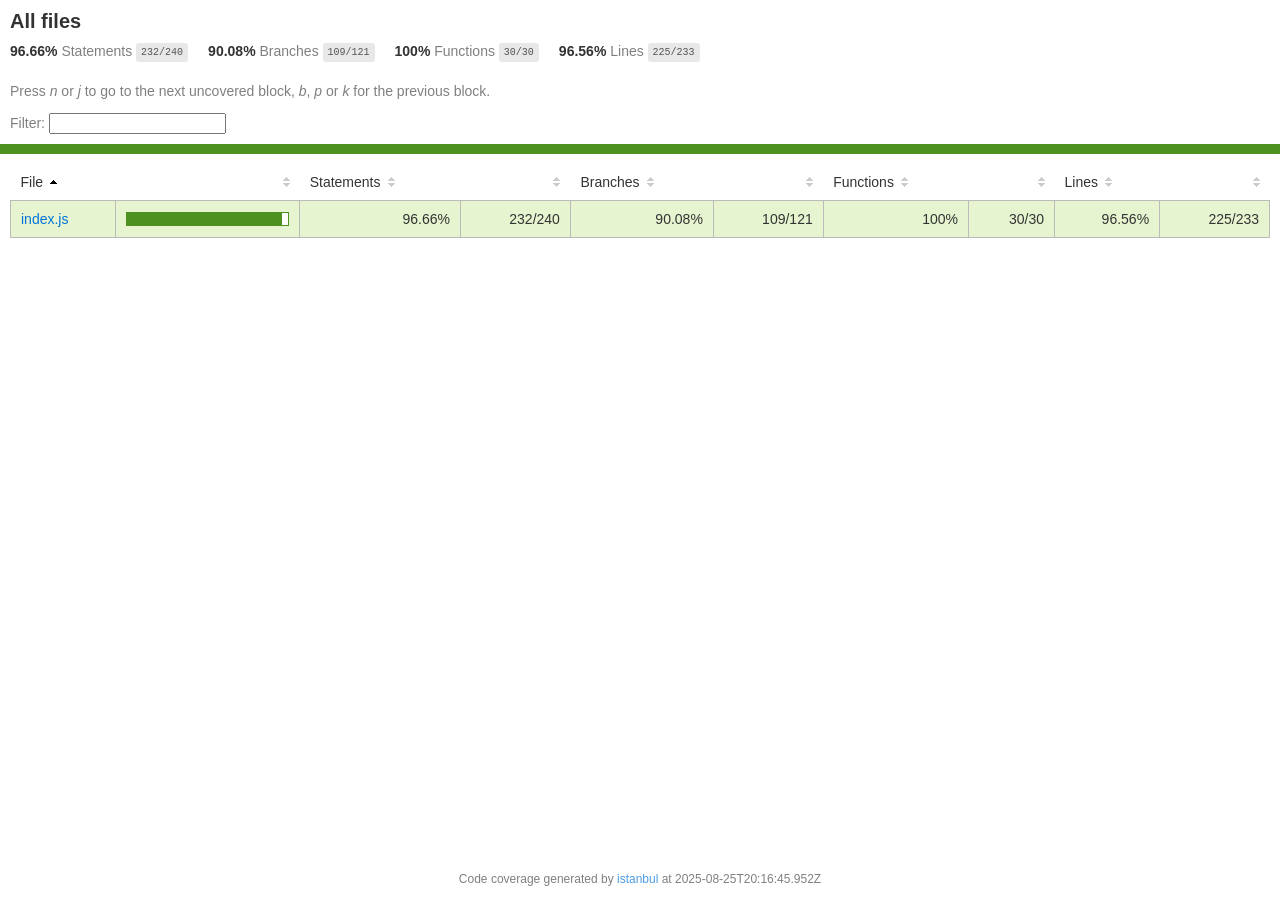
<file: backend/node_modules/kareem/coverage/lcov-report/index.html>
<!doctype html>
<html lang="en">

<head>
    <title>Code coverage report for All files</title>
    <meta charset="utf-8" />
    <link rel="stylesheet" href="prettify.css" />
    <link rel="stylesheet" href="base.css" />
    <link rel="shortcut icon" type="image/x-icon" href="favicon.png" />
    <meta name="viewport" content="width=device-width, initial-scale=1" />
    <style type='text/css'>
        .coverage-summary .sorter {
            background-image: url(sort-arrow-sprite.png);
        }
    </style>
</head>
    
<body>
<div class='wrapper'>
    <div class='pad1'>
        <h1>All files</h1>
        <div class='clearfix'>
            
            <div class='fl pad1y space-right2'>
                <span class="strong">96.66% </span>
                <span class="quiet">Statements</span>
                <span class='fraction'>232/240</span>
            </div>
        
            
            <div class='fl pad1y space-right2'>
                <span class="strong">90.08% </span>
                <span class="quiet">Branches</span>
                <span class='fraction'>109/121</span>
            </div>
        
            
            <div class='fl pad1y space-right2'>
                <span class="strong">100% </span>
                <span class="quiet">Functions</span>
                <span class='fraction'>30/30</span>
            </div>
        
            
            <div class='fl pad1y space-right2'>
                <span class="strong">96.56% </span>
                <span class="quiet">Lines</span>
                <span class='fraction'>225/233</span>
            </div>
        
            
        </div>
        <p class="quiet">
            Press <em>n</em> or <em>j</em> to go to the next uncovered block, <em>b</em>, <em>p</em> or <em>k</em> for the previous block.
        </p>
        <template id="filterTemplate">
            <div class="quiet">
                Filter:
                <input type="search" id="fileSearch">
            </div>
        </template>
    </div>
    <div class='status-line high'></div>
    <div class="pad1">
<table class="coverage-summary">
<thead>
<tr>
   <th data-col="file" data-fmt="html" data-html="true" class="file">File</th>
   <th data-col="pic" data-type="number" data-fmt="html" data-html="true" class="pic"></th>
   <th data-col="statements" data-type="number" data-fmt="pct" class="pct">Statements</th>
   <th data-col="statements_raw" data-type="number" data-fmt="html" class="abs"></th>
   <th data-col="branches" data-type="number" data-fmt="pct" class="pct">Branches</th>
   <th data-col="branches_raw" data-type="number" data-fmt="html" class="abs"></th>
   <th data-col="functions" data-type="number" data-fmt="pct" class="pct">Functions</th>
   <th data-col="functions_raw" data-type="number" data-fmt="html" class="abs"></th>
   <th data-col="lines" data-type="number" data-fmt="pct" class="pct">Lines</th>
   <th data-col="lines_raw" data-type="number" data-fmt="html" class="abs"></th>
</tr>
</thead>
<tbody><tr>
	<td class="file high" data-value="index.js"><a href="index.js.html">index.js</a></td>
	<td data-value="96.66" class="pic high">
	<div class="chart"><div class="cover-fill" style="width: 96%"></div><div class="cover-empty" style="width: 4%"></div></div>
	</td>
	<td data-value="96.66" class="pct high">96.66%</td>
	<td data-value="240" class="abs high">232/240</td>
	<td data-value="90.08" class="pct high">90.08%</td>
	<td data-value="121" class="abs high">109/121</td>
	<td data-value="100" class="pct high">100%</td>
	<td data-value="30" class="abs high">30/30</td>
	<td data-value="96.56" class="pct high">96.56%</td>
	<td data-value="233" class="abs high">225/233</td>
	</tr>

</tbody>
</table>
</div>
                <div class='push'></div><!-- for sticky footer -->
            </div><!-- /wrapper -->
            <div class='footer quiet pad2 space-top1 center small'>
                Code coverage generated by
                <a href="https://istanbul.js.org/" target="_blank" rel="noopener noreferrer">istanbul</a>
                at 2025-08-25T20:16:45.952Z
            </div>
        <script src="prettify.js"></script>
        <script>
            window.onload = function () {
                prettyPrint();
            };
        </script>
        <script src="sorter.js"></script>
        <script src="block-navigation.js"></script>
    </body>
</html>
</file>
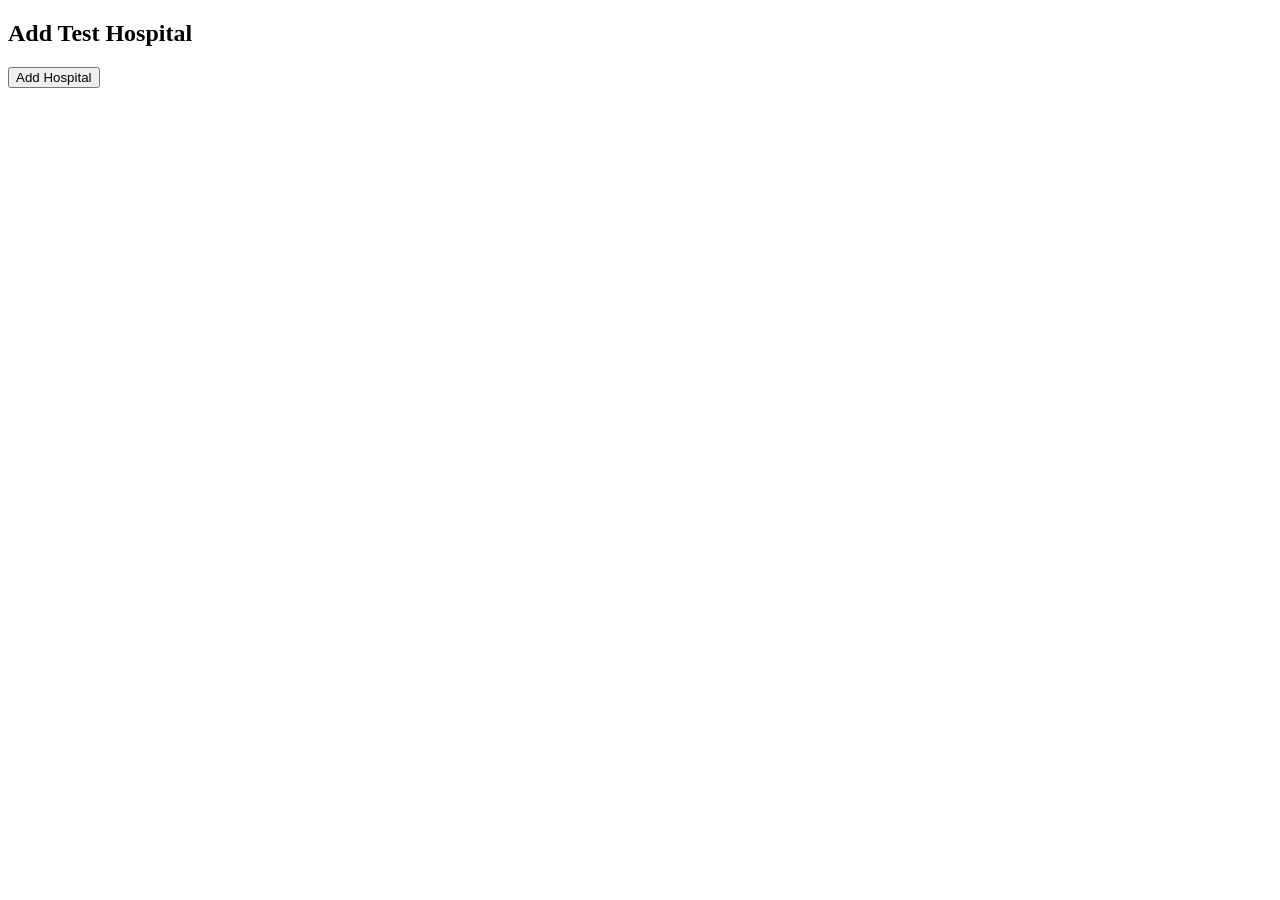
<file: add-hospital.html>
<!DOCTYPE html>
<html>
<head>
  <title>Add Hospital</title>
</head>
<body>

  <h2>Add Test Hospital</h2>

  <button onclick="addHospital()">Add Hospital</button>

  <script>
    async function addHospital() {
      const res = await fetch("http://localhost:5000/api/hospitals/add", {
        method: "POST",
        headers: {
          "Content-Type": "application/json"
        },
        body: JSON.stringify({
          name: "City General Hospital",
          city: "Delhi",
          state: "Delhi",
          pincode: "110001",
          type: "Private",
          verified: true
        })
      });

      const data = await res.json();
      alert("Hospital added!\n\nHospital ID:\n" + data.hospital._id);
      console.log(data);
    }
  </script>

</body>
</html>
</file>
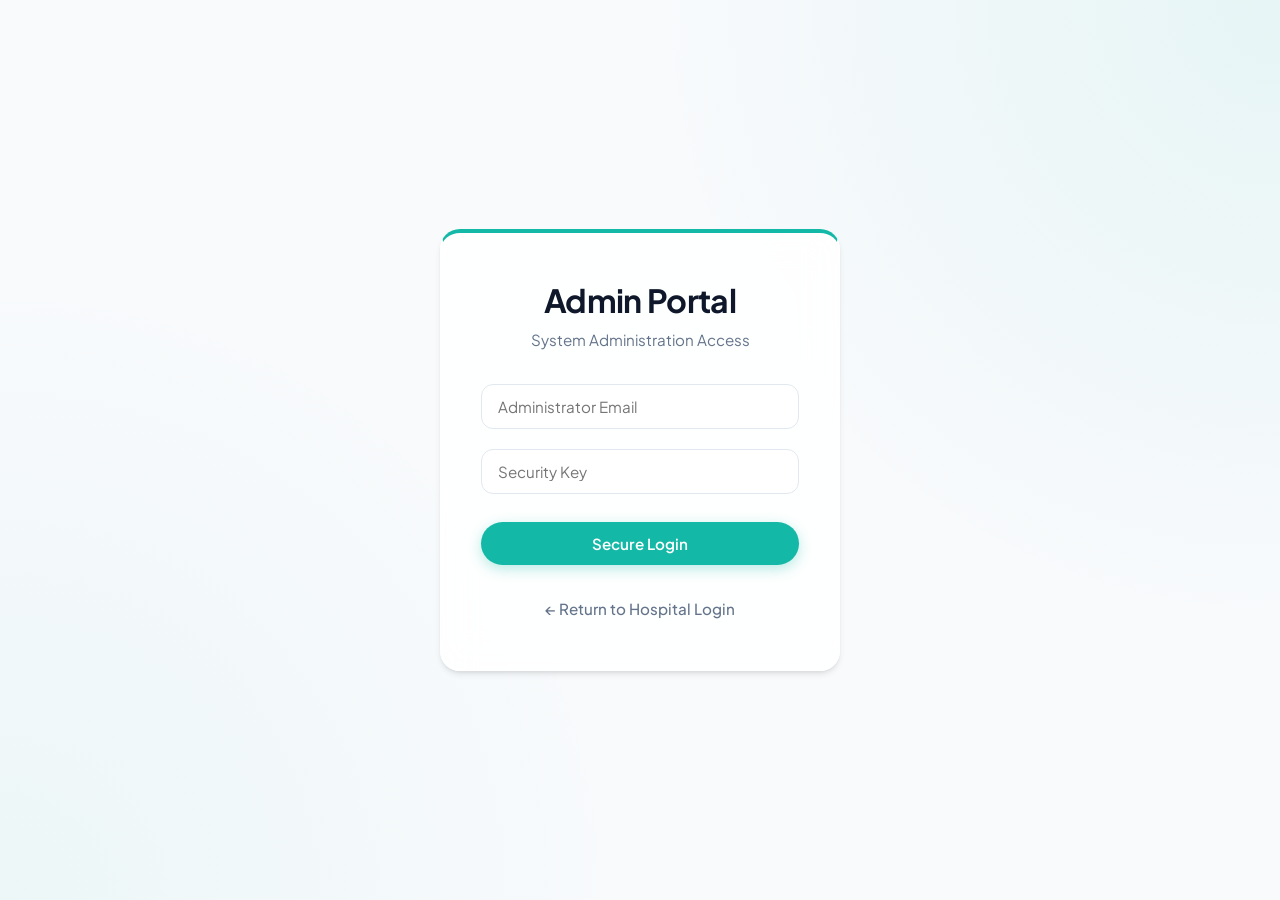
<file: admin-login.html>
<!DOCTYPE html>
<html lang="en">

<head>
    <meta charset="UTF-8" />
    <title>Admin Portal - Blood Buddy</title>
    <link rel="stylesheet" href="theme.css?v=2.0">
    <style>
        body {
            display: flex;
            justify-content: center;
            align-items: center;
            min-height: 100vh;
            background-image:
                radial-gradient(circle at 100% 0%, rgba(20, 184, 166, 0.08) 0%, transparent 40%),
                radial-gradient(circle at 0% 100%, rgba(20, 184, 166, 0.05) 0%, transparent 40%);
        }

        .auth-card {
            width: 100%;
            max-width: 400px;
            padding: 3rem 2.5rem;
            text-align: center;
            border-top: 4px solid var(--accent);
            /* Teal accent for admin */
        }

        .auth-card h2 {
            font-size: 2rem;
            margin-bottom: 0.5rem;
            color: var(--text-main);
        }

        .subtitle {
            color: var(--text-muted);
            margin-bottom: 2rem;
            font-size: 0.95rem;
        }

        .input-base {
            margin-bottom: 1.25rem;
        }

        /* Admin specific button */
        .submit-btn {
            width: 100%;
            margin-top: 0.5rem;
            background: var(--accent);
            box-shadow: 0 4px 14px 0 rgba(20, 184, 166, 0.3);
        }

        .submit-btn:hover {
            background: #0d9488;
            box-shadow: 0 6px 20px rgba(20, 184, 166, 0.4);
        }

        .links-area {
            margin-top: 2rem;
            display: flex;
            flex-direction: column;
            gap: 0.75rem;
            font-size: 0.95rem;
        }

        .links-area a {
            color: var(--text-muted);
            text-decoration: none;
            font-weight: 500;
            transition: color 0.2s;
        }

        .links-area a:hover {
            color: var(--text-main);
        }
    </style>
</head>

<body>

    <div class="glass-panel auth-card">
        <h2>Admin Portal</h2>
        <p class="subtitle">System Administration Access</p>

        <form id="loginForm">
            <input id="email" type="email" class="input-base" placeholder="Administrator Email" required />
            <input id="password" type="password" class="input-base" placeholder="Security Key" required />
            <button type="submit" class="btn btn-primary submit-btn">Secure Login</button>
        </form>

        <div class="links-area">
            <a href="hospital-login.html">← Return to Hospital Login</a>
        </div>
    </div>

    <script src="admin-login.js"></script>
</body>

</html>
</file>
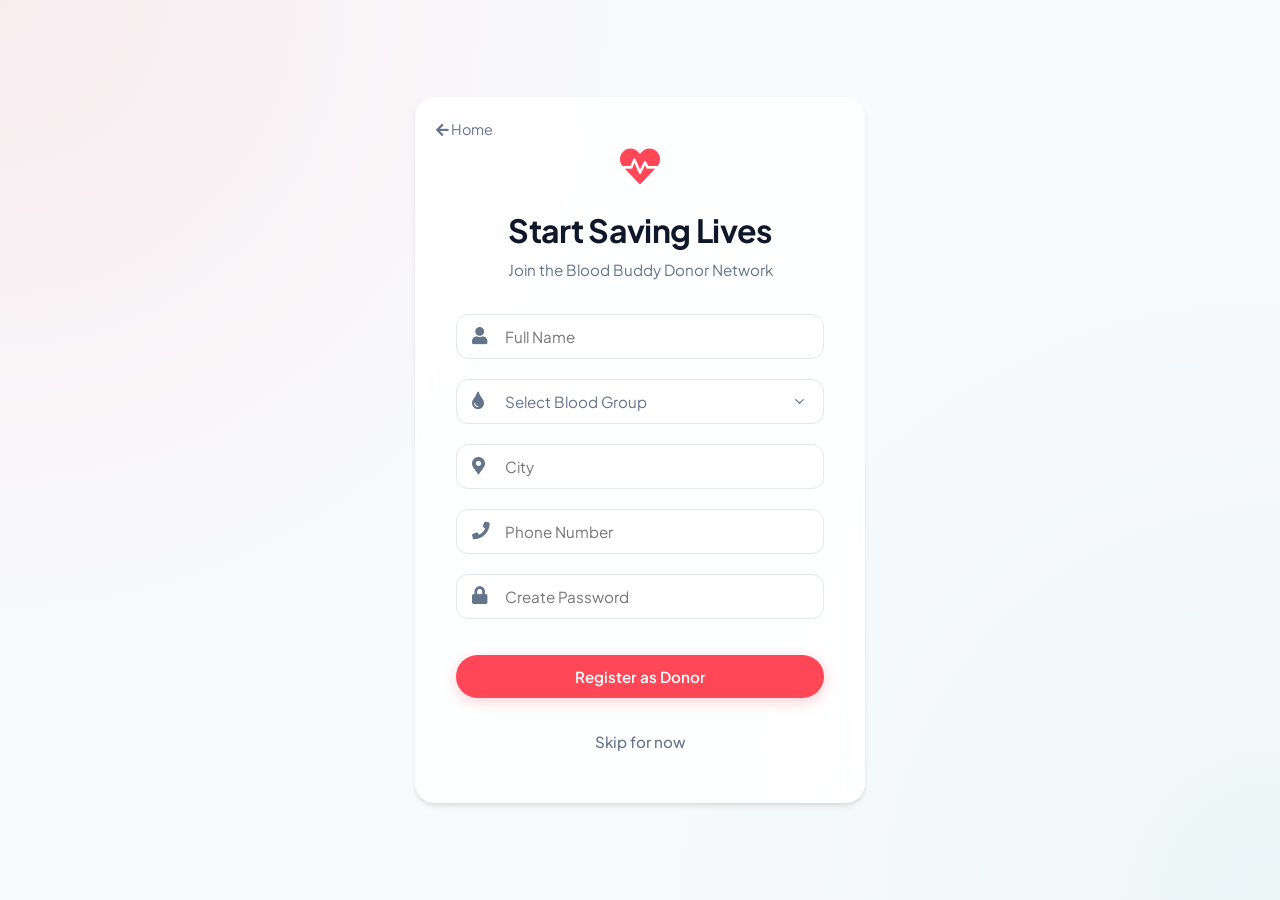
<file: Register.html>
<!DOCTYPE html>
<html lang="en">

<head>
    <meta charset="UTF-8">
    <title>Donor Registration - Blood Buddy</title>
    <link rel="stylesheet" href="theme.css?v=2.0">
    <link rel="stylesheet" href="https://cdnjs.cloudflare.com/ajax/libs/font-awesome/5.15.3/css/all.min.css" />
    <style>
        body {
            display: flex;
            justify-content: center;
            align-items: center;
            min-height: 100vh;
            background-image:
                radial-gradient(circle at 0% 0%, rgba(255, 71, 87, 0.08) 0%, transparent 40%),
                radial-gradient(circle at 100% 100%, rgba(20, 184, 166, 0.05) 0%, transparent 40%);
        }

        .auth-card {
            width: 100%;
            max-width: 450px;
            padding: 3rem 2.5rem;
            text-align: center;
            position: relative;
        }

        .home-link {
            position: absolute;
            top: 20px;
            left: 20px;
            color: var(--text-muted);
            text-decoration: none;
            font-size: 0.9rem;
            transition: 0.2s;
        }

        .home-link:hover {
            color: var(--primary);
        }

        .auth-card h2 {
            font-size: 2rem;
            margin-bottom: 0.5rem;
            color: var(--text-main);
        }

        .subtitle {
            color: var(--text-muted);
            margin-bottom: 2rem;
            font-size: 0.95rem;
        }

        .input-group {
            position: relative;
            margin-bottom: 1.25rem;
        }

        .input-group i {
            position: absolute;
            left: 1rem;
            top: 50%;
            transform: translateY(-50%);
            color: var(--text-muted);
            font-size: 1.1rem;
        }

        .input-group input,
        .input-group select {
            padding-left: 3rem;
            /* Make room for icon */
        }

        /* Custom Select Styling */
        select.input-base {
            appearance: none;
            -webkit-appearance: none;
            background-image: url("data:image/svg+xml;charset=UTF-8,%3csvg xmlns='http://www.w3.org/2000/svg' viewBox='0 0 24 24' fill='none' stroke='%2364748b' stroke-width='2' stroke-linecap='round' stroke-linejoin='round'%3e%3cpolyline points='6 9 12 15 18 9'%3e%3c/polyline%3e%3c/svg%3e");
            background-repeat: no-repeat;
            background-position: right 1rem center;
            background-size: 1em;
            color: var(--text-main);
        }

        select.input-base:invalid,
        select.input-base option[value=""] {
            color: var(--text-muted);
        }

        .submit-btn {
            width: 100%;
            margin-top: 1rem;
        }

        .links-area {
            margin-top: 2rem;
            display: flex;
            flex-direction: column;
            gap: 0.75rem;
            font-size: 0.95rem;
        }

        .links-area a {
            color: var(--text-muted);
            text-decoration: none;
            font-weight: 500;
            transition: color 0.2s;
        }

        .links-area a:hover {
            color: var(--text-main);
        }
    </style>
</head>

<body>

    <div class="glass-panel auth-card">
        <a href="index.html" class="home-link"><i class="fas fa-arrow-left"></i> Home</a>

        <div style="margin-bottom: 1.5rem;">
            <i class="fas fa-heartbeat" style="font-size: 2.5rem; color: var(--primary);"></i>
        </div>
        <h2>Start Saving Lives</h2>
        <p class="subtitle">Join the Blood Buddy Donor Network</p>

        <form id="donorForm">

            <div class="input-group">
                <i class="fas fa-user icon"></i>
                <input id="name" type="text" class="input-base" placeholder="Full Name" required>
            </div>

            <div class="input-group">
                <i class="fas fa-tint"></i>
                <select id="blood" class="input-base" required>
                    <option value="" disabled selected hidden>Select Blood Group</option>
                    <option>A+</option>
                    <option>A-</option>
                    <option>B+</option>
                    <option>B-</option>
                    <option>O+</option>
                    <option>O-</option>
                    <option>AB+</option>
                    <option>AB-</option>
                </select>
            </div>

            <div class="input-group">
                <i class="fas fa-map-marker-alt"></i>
                <input id="city" type="text" class="input-base" placeholder="City" required>
            </div>

            <div class="input-group">
                <i class="fas fa-phone"></i>
                <input id="phone" type="tel" class="input-base" placeholder="Phone Number" required>
            </div>

            <div class="input-group">
                <i class="fas fa-lock"></i>
                <input id="password" type="password" class="input-base" placeholder="Create Password" required>
            </div>

            <button type="submit" class="btn btn-primary submit-btn">Register as Donor</button>
        </form>

        <div class="links-area">
            <a href="index.html">Skip for now</a>
        </div>
    </div>

    <script src="./Register.js"></script>
</body>

</html>
</file>
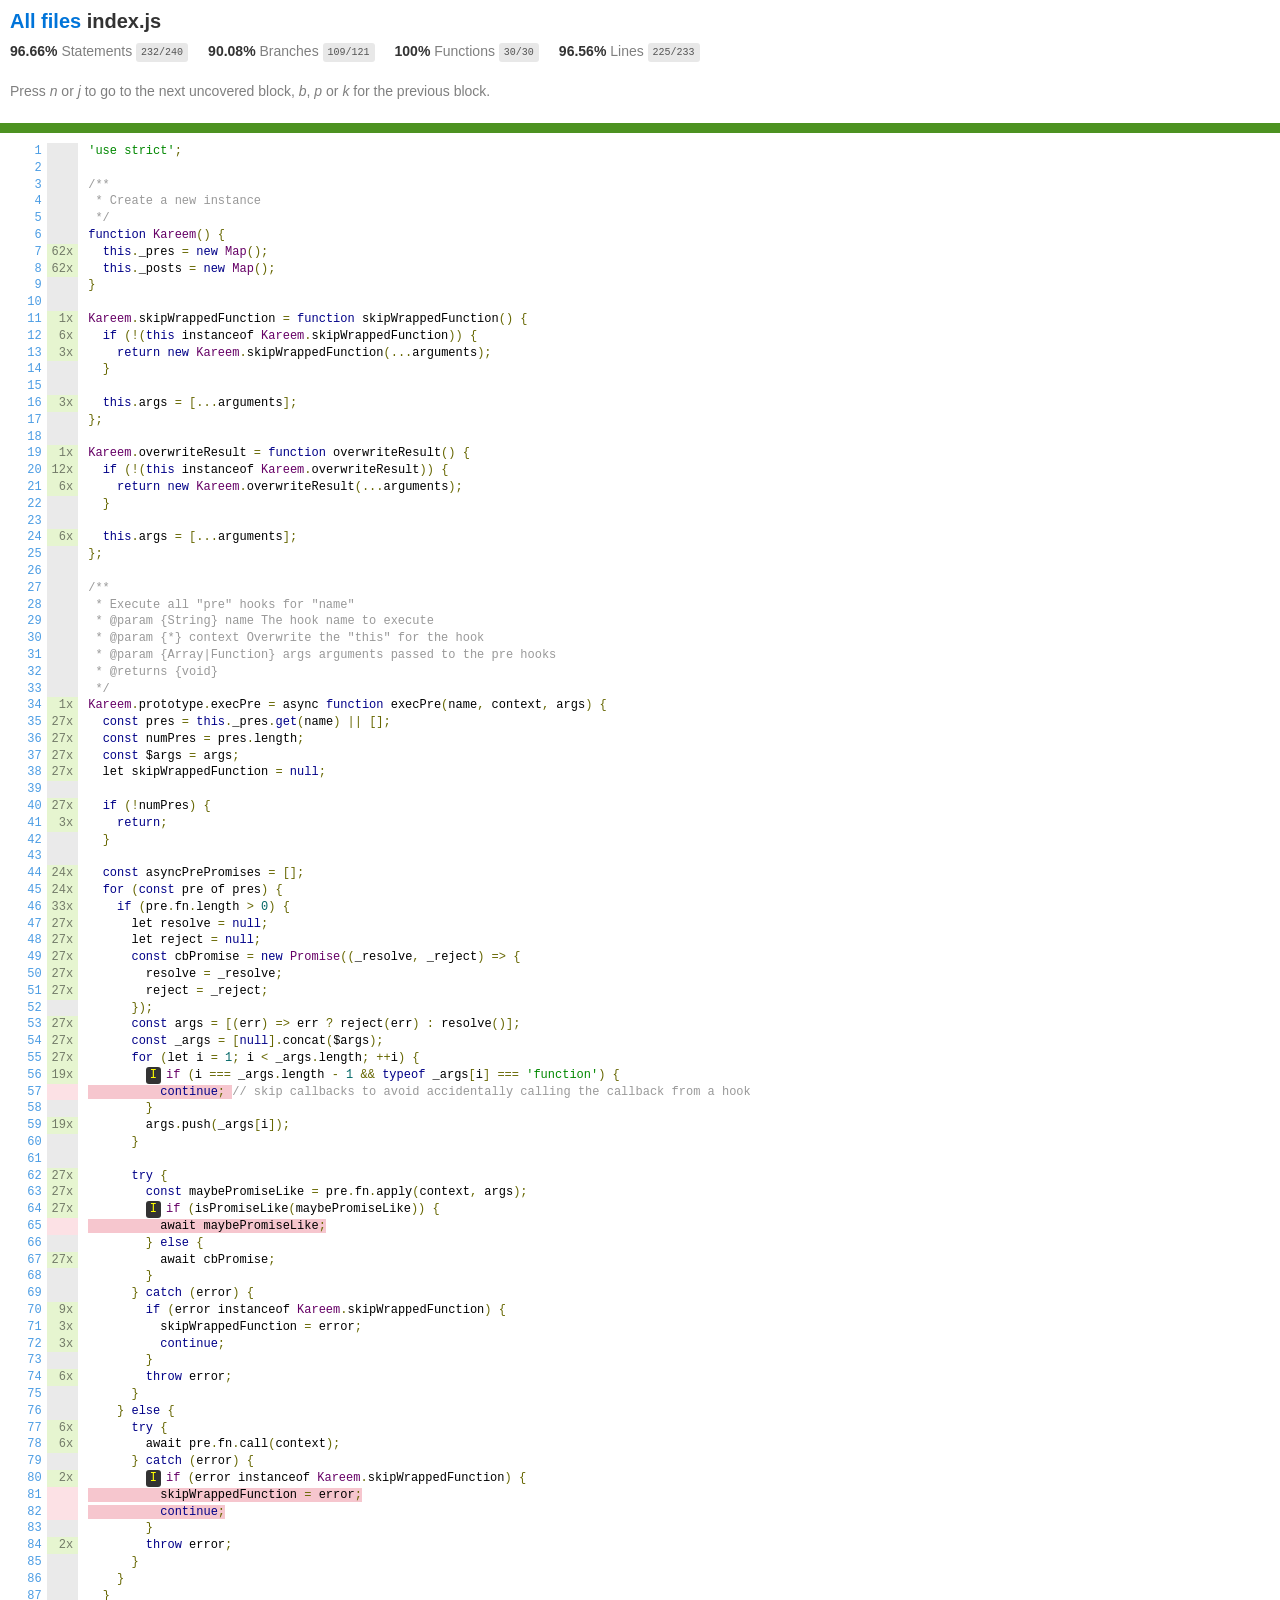
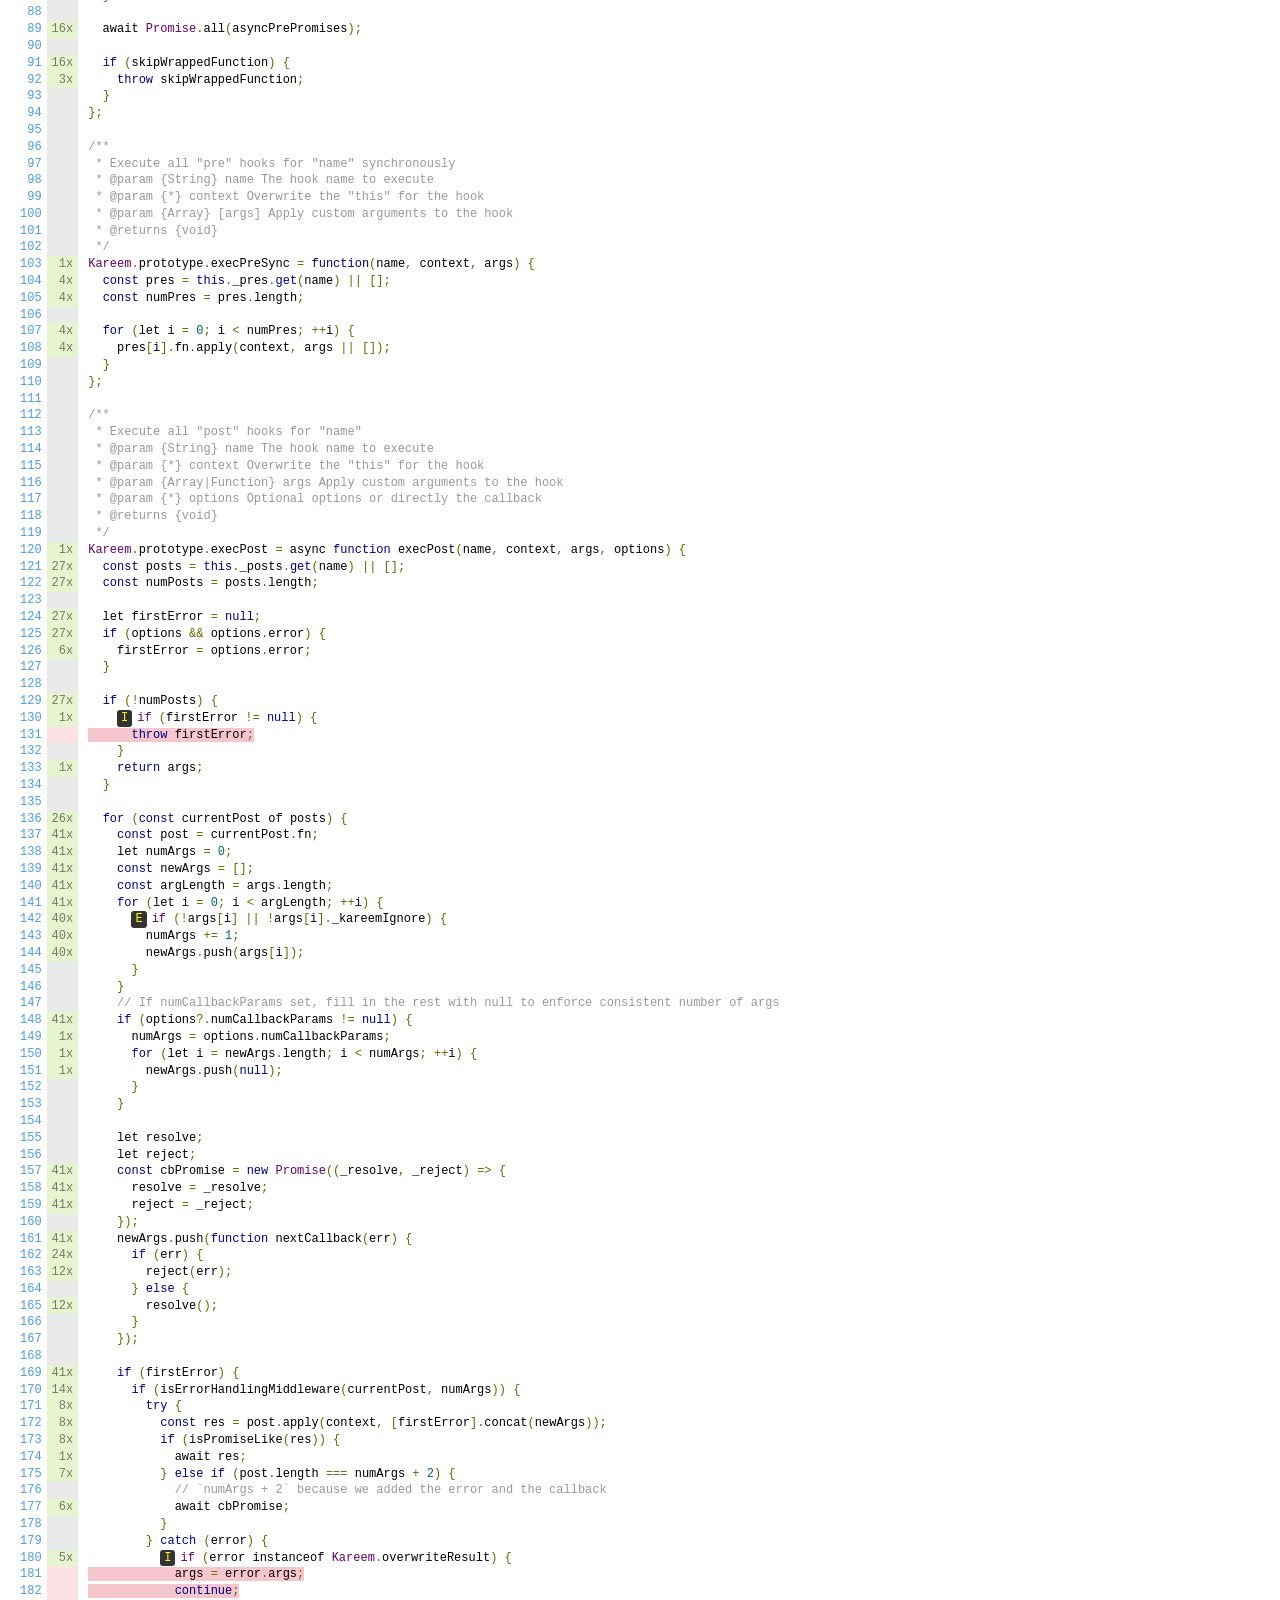
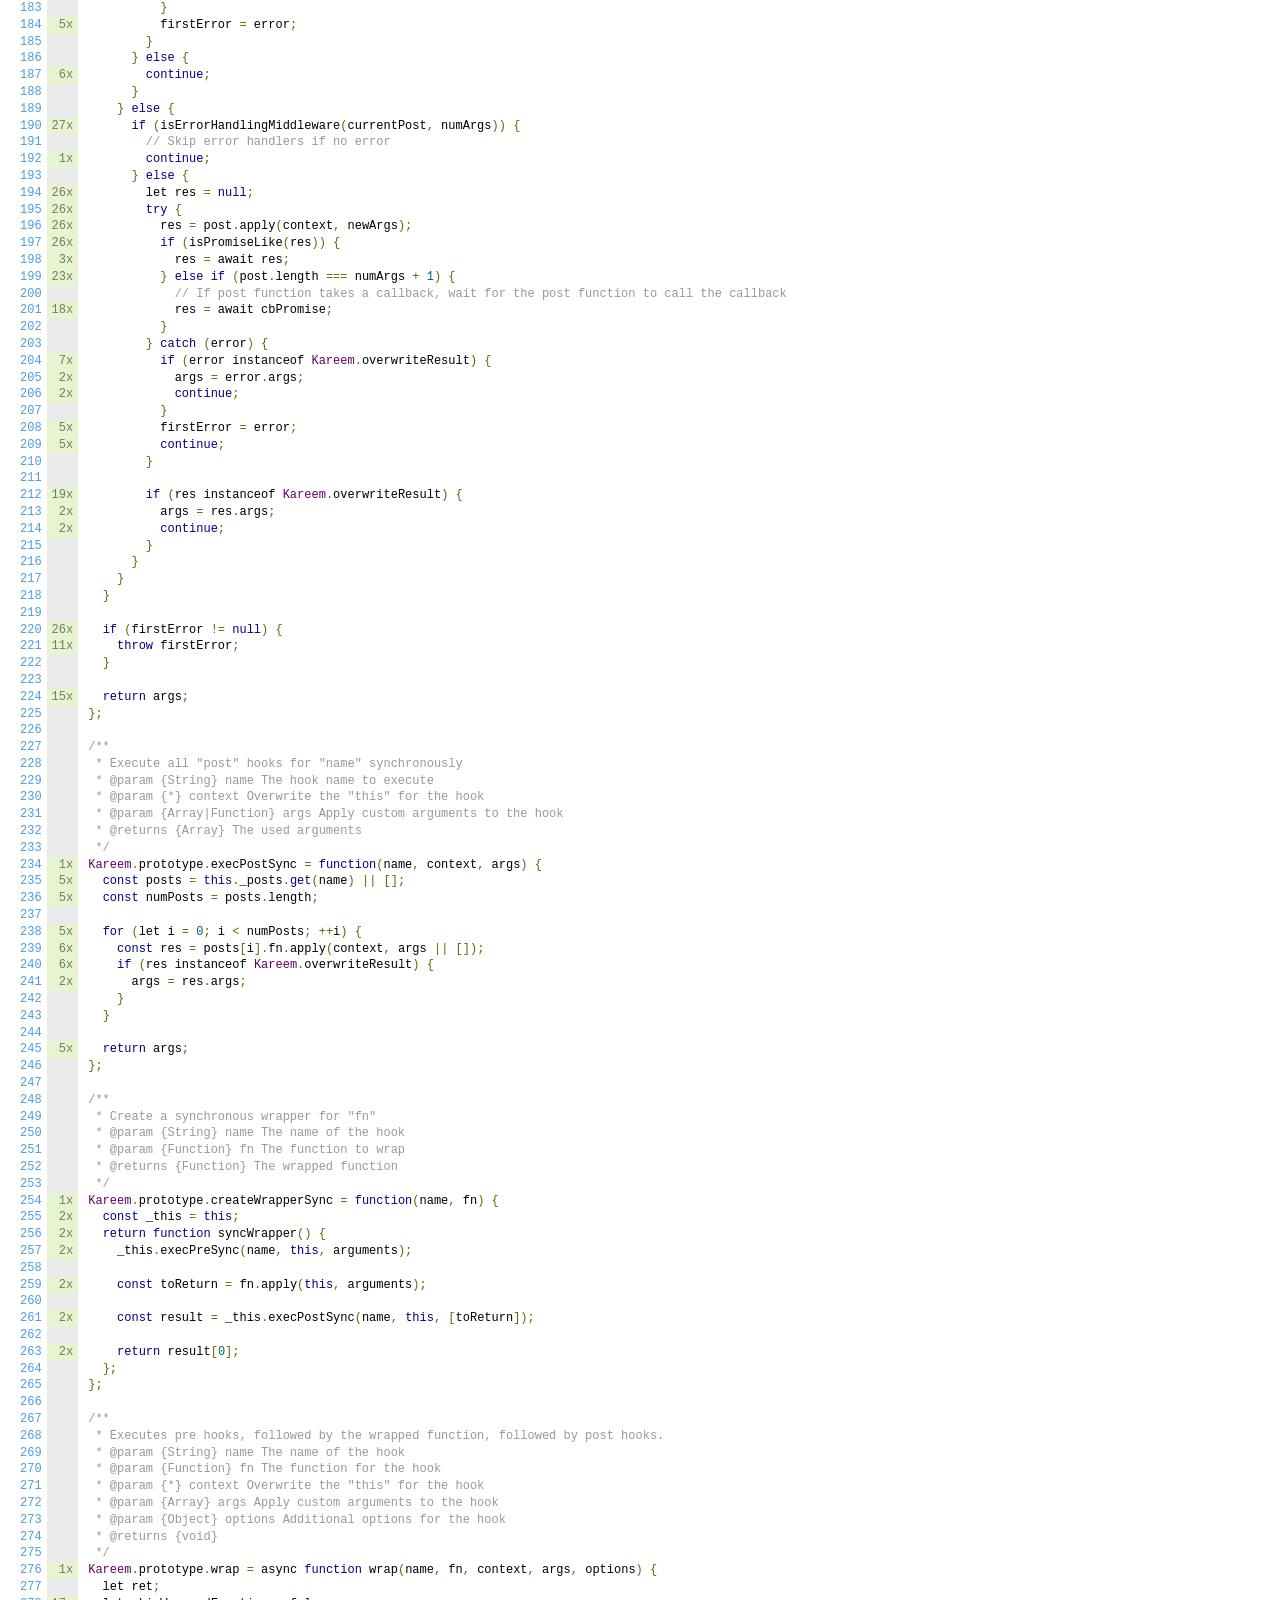
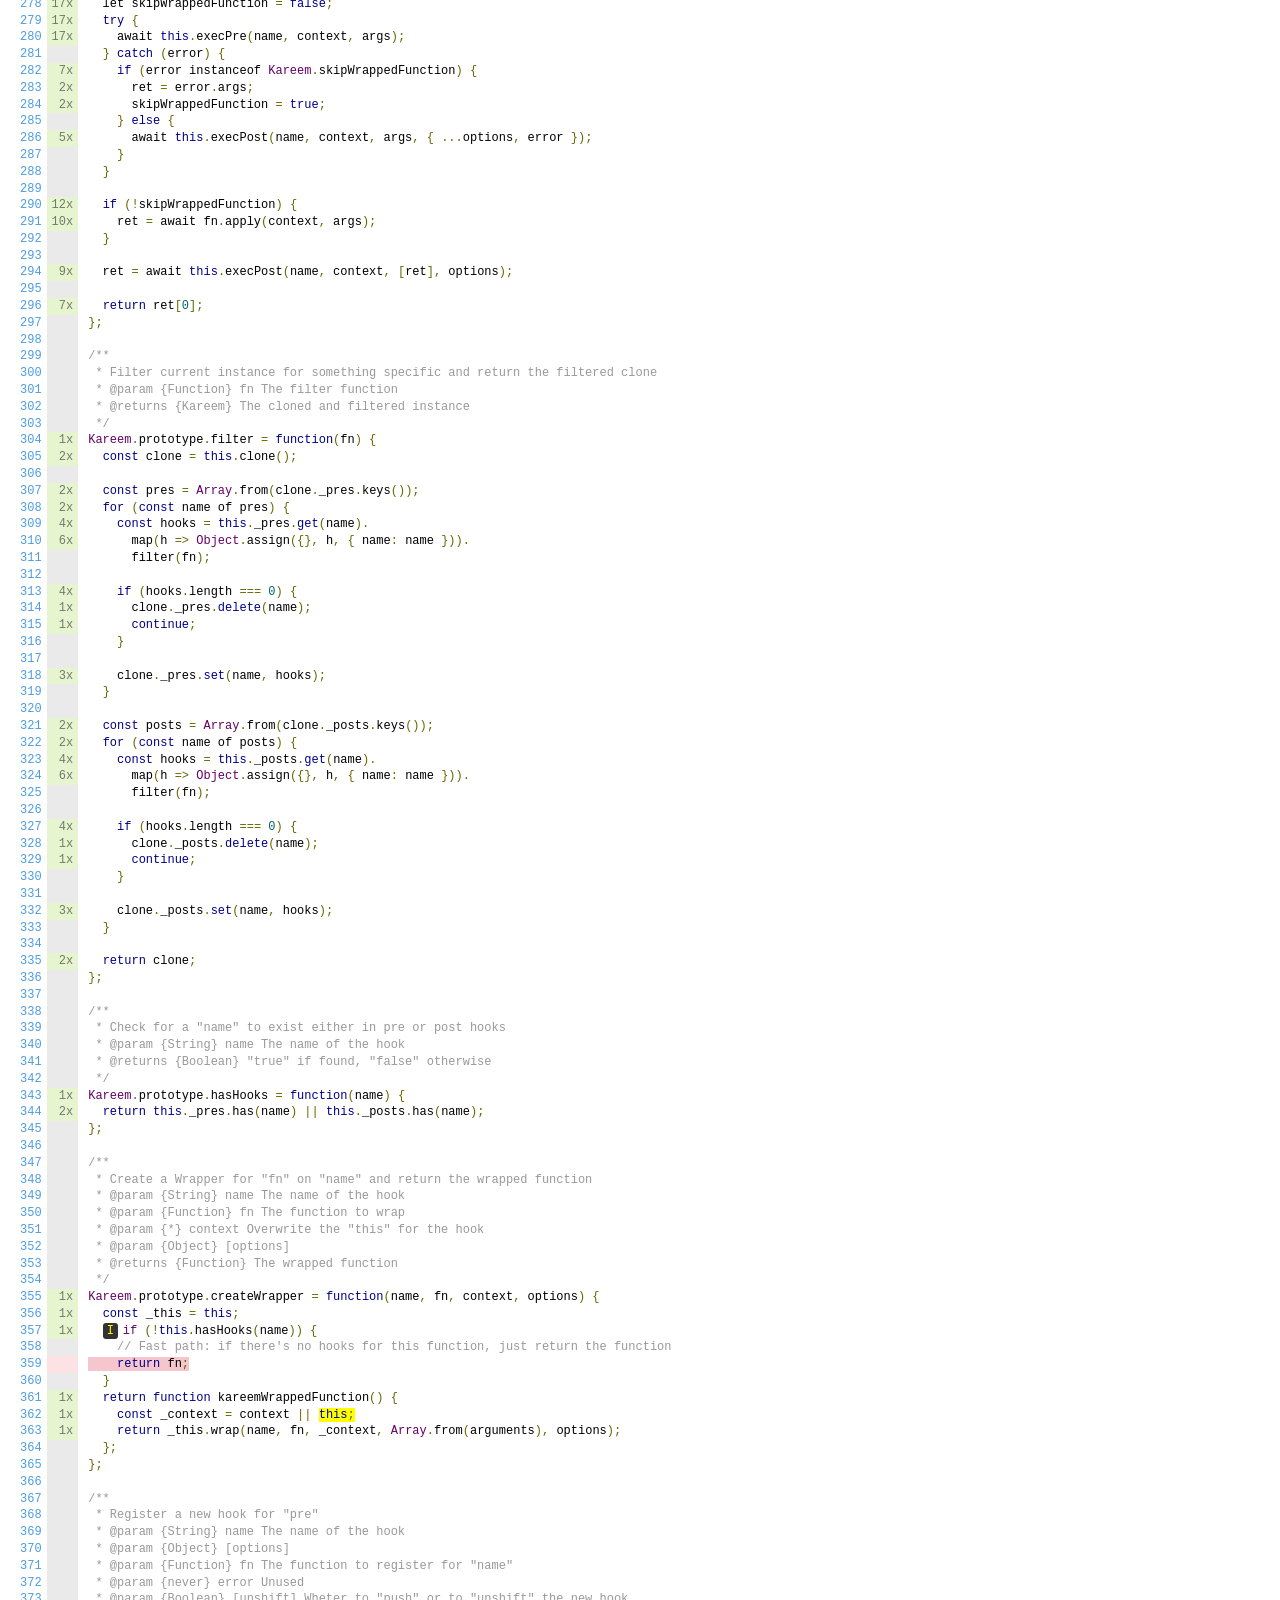
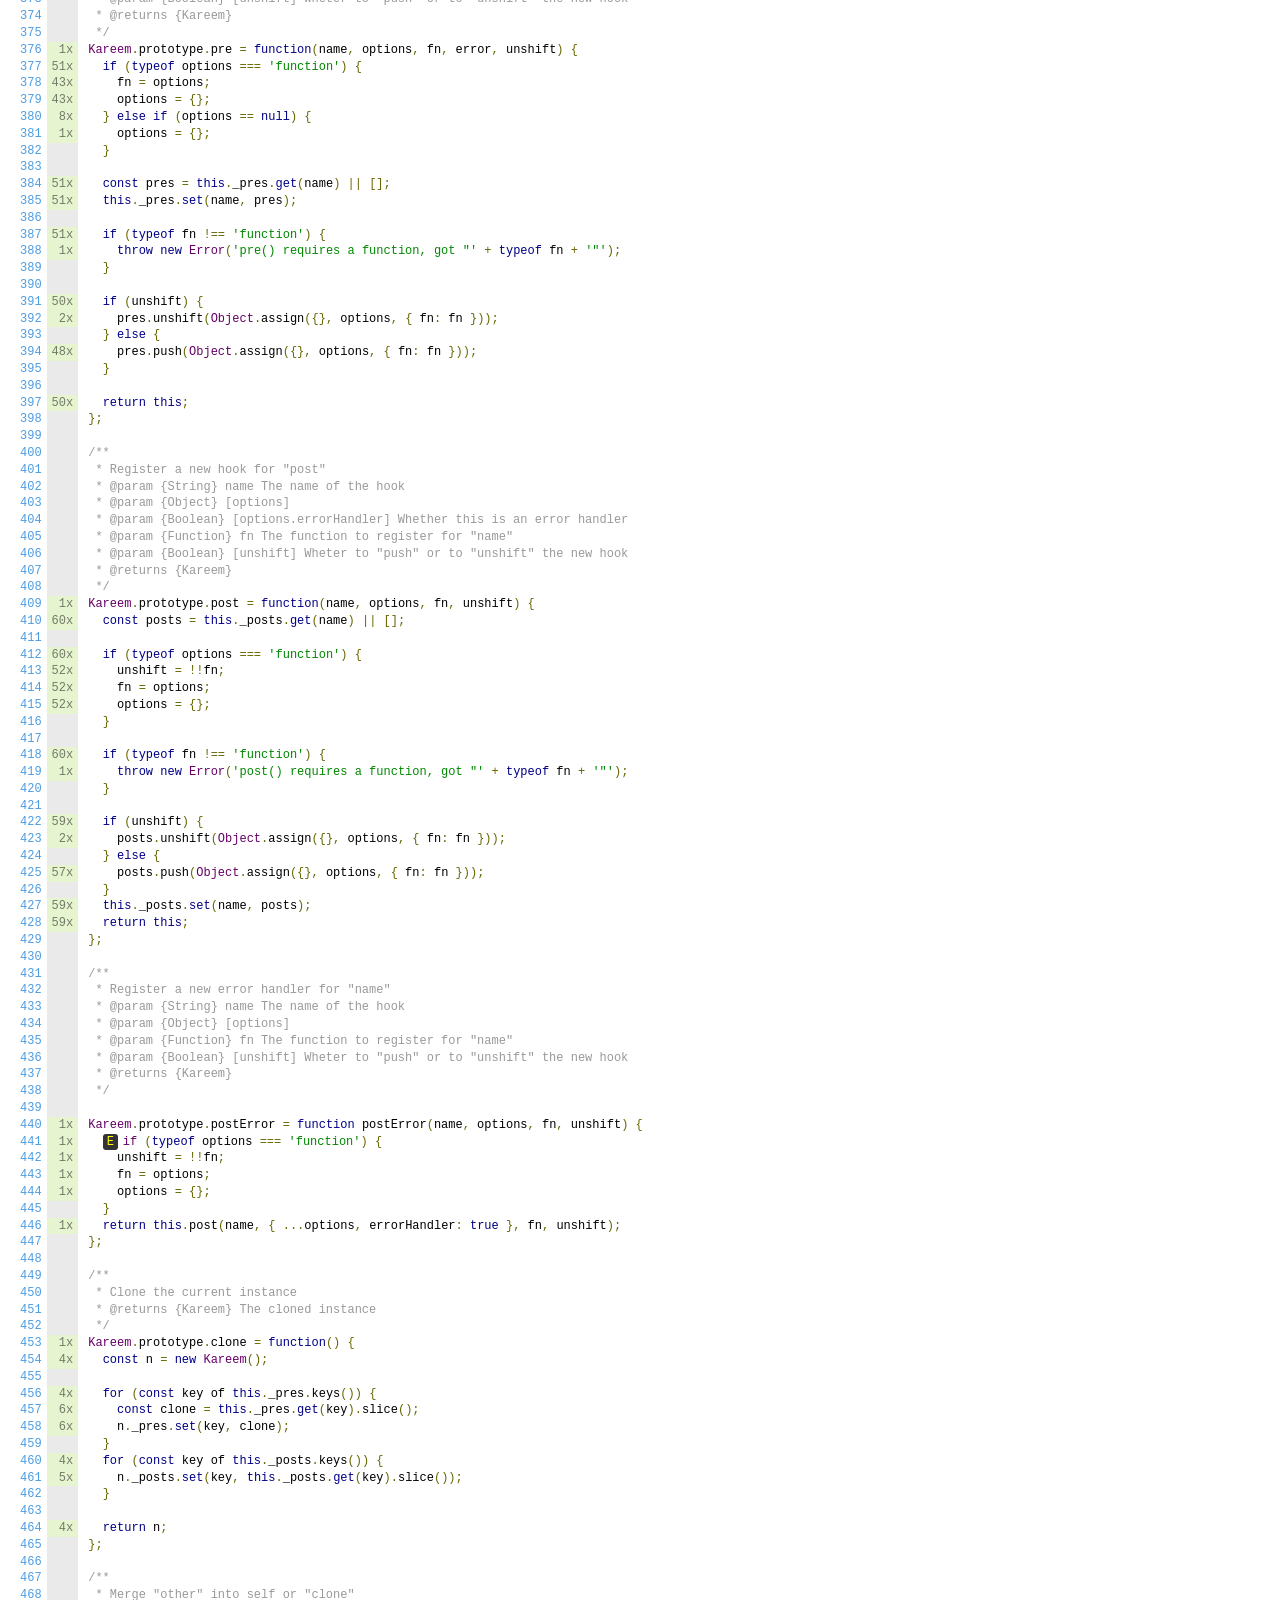
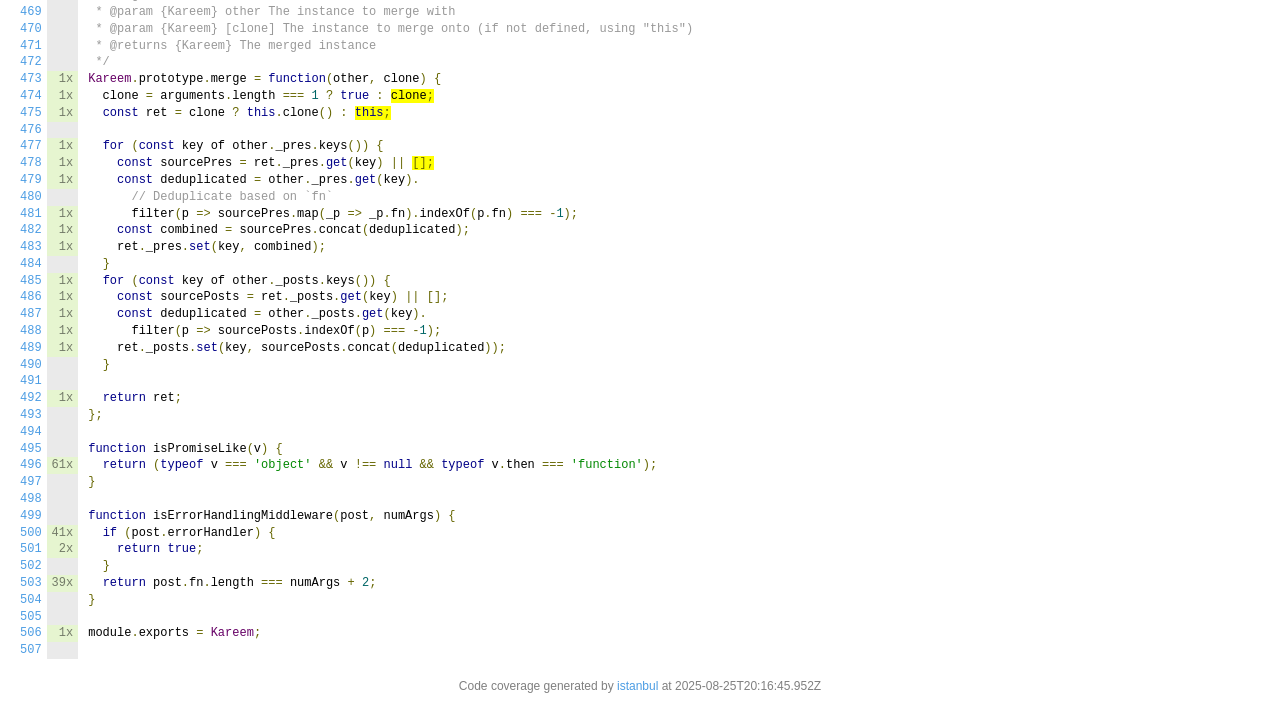
<file: backend/node_modules/kareem/coverage/lcov-report/index.js.html>
<!doctype html>
<html lang="en">

<head>
    <title>Code coverage report for index.js</title>
    <meta charset="utf-8" />
    <link rel="stylesheet" href="prettify.css" />
    <link rel="stylesheet" href="base.css" />
    <link rel="shortcut icon" type="image/x-icon" href="favicon.png" />
    <meta name="viewport" content="width=device-width, initial-scale=1" />
    <style type='text/css'>
        .coverage-summary .sorter {
            background-image: url(sort-arrow-sprite.png);
        }
    </style>
</head>
    
<body>
<div class='wrapper'>
    <div class='pad1'>
        <h1><a href="index.html">All files</a> index.js</h1>
        <div class='clearfix'>
            
            <div class='fl pad1y space-right2'>
                <span class="strong">96.66% </span>
                <span class="quiet">Statements</span>
                <span class='fraction'>232/240</span>
            </div>
        
            
            <div class='fl pad1y space-right2'>
                <span class="strong">90.08% </span>
                <span class="quiet">Branches</span>
                <span class='fraction'>109/121</span>
            </div>
        
            
            <div class='fl pad1y space-right2'>
                <span class="strong">100% </span>
                <span class="quiet">Functions</span>
                <span class='fraction'>30/30</span>
            </div>
        
            
            <div class='fl pad1y space-right2'>
                <span class="strong">96.56% </span>
                <span class="quiet">Lines</span>
                <span class='fraction'>225/233</span>
            </div>
        
            
        </div>
        <p class="quiet">
            Press <em>n</em> or <em>j</em> to go to the next uncovered block, <em>b</em>, <em>p</em> or <em>k</em> for the previous block.
        </p>
        <template id="filterTemplate">
            <div class="quiet">
                Filter:
                <input type="search" id="fileSearch">
            </div>
        </template>
    </div>
    <div class='status-line high'></div>
    <pre><table class="coverage">
<tr><td class="line-count quiet"><a name='L1'></a><a href='#L1'>1</a>
<a name='L2'></a><a href='#L2'>2</a>
<a name='L3'></a><a href='#L3'>3</a>
<a name='L4'></a><a href='#L4'>4</a>
<a name='L5'></a><a href='#L5'>5</a>
<a name='L6'></a><a href='#L6'>6</a>
<a name='L7'></a><a href='#L7'>7</a>
<a name='L8'></a><a href='#L8'>8</a>
<a name='L9'></a><a href='#L9'>9</a>
<a name='L10'></a><a href='#L10'>10</a>
<a name='L11'></a><a href='#L11'>11</a>
<a name='L12'></a><a href='#L12'>12</a>
<a name='L13'></a><a href='#L13'>13</a>
<a name='L14'></a><a href='#L14'>14</a>
<a name='L15'></a><a href='#L15'>15</a>
<a name='L16'></a><a href='#L16'>16</a>
<a name='L17'></a><a href='#L17'>17</a>
<a name='L18'></a><a href='#L18'>18</a>
<a name='L19'></a><a href='#L19'>19</a>
<a name='L20'></a><a href='#L20'>20</a>
<a name='L21'></a><a href='#L21'>21</a>
<a name='L22'></a><a href='#L22'>22</a>
<a name='L23'></a><a href='#L23'>23</a>
<a name='L24'></a><a href='#L24'>24</a>
<a name='L25'></a><a href='#L25'>25</a>
<a name='L26'></a><a href='#L26'>26</a>
<a name='L27'></a><a href='#L27'>27</a>
<a name='L28'></a><a href='#L28'>28</a>
<a name='L29'></a><a href='#L29'>29</a>
<a name='L30'></a><a href='#L30'>30</a>
<a name='L31'></a><a href='#L31'>31</a>
<a name='L32'></a><a href='#L32'>32</a>
<a name='L33'></a><a href='#L33'>33</a>
<a name='L34'></a><a href='#L34'>34</a>
<a name='L35'></a><a href='#L35'>35</a>
<a name='L36'></a><a href='#L36'>36</a>
<a name='L37'></a><a href='#L37'>37</a>
<a name='L38'></a><a href='#L38'>38</a>
<a name='L39'></a><a href='#L39'>39</a>
<a name='L40'></a><a href='#L40'>40</a>
<a name='L41'></a><a href='#L41'>41</a>
<a name='L42'></a><a href='#L42'>42</a>
<a name='L43'></a><a href='#L43'>43</a>
<a name='L44'></a><a href='#L44'>44</a>
<a name='L45'></a><a href='#L45'>45</a>
<a name='L46'></a><a href='#L46'>46</a>
<a name='L47'></a><a href='#L47'>47</a>
<a name='L48'></a><a href='#L48'>48</a>
<a name='L49'></a><a href='#L49'>49</a>
<a name='L50'></a><a href='#L50'>50</a>
<a name='L51'></a><a href='#L51'>51</a>
<a name='L52'></a><a href='#L52'>52</a>
<a name='L53'></a><a href='#L53'>53</a>
<a name='L54'></a><a href='#L54'>54</a>
<a name='L55'></a><a href='#L55'>55</a>
<a name='L56'></a><a href='#L56'>56</a>
<a name='L57'></a><a href='#L57'>57</a>
<a name='L58'></a><a href='#L58'>58</a>
<a name='L59'></a><a href='#L59'>59</a>
<a name='L60'></a><a href='#L60'>60</a>
<a name='L61'></a><a href='#L61'>61</a>
<a name='L62'></a><a href='#L62'>62</a>
<a name='L63'></a><a href='#L63'>63</a>
<a name='L64'></a><a href='#L64'>64</a>
<a name='L65'></a><a href='#L65'>65</a>
<a name='L66'></a><a href='#L66'>66</a>
<a name='L67'></a><a href='#L67'>67</a>
<a name='L68'></a><a href='#L68'>68</a>
<a name='L69'></a><a href='#L69'>69</a>
<a name='L70'></a><a href='#L70'>70</a>
<a name='L71'></a><a href='#L71'>71</a>
<a name='L72'></a><a href='#L72'>72</a>
<a name='L73'></a><a href='#L73'>73</a>
<a name='L74'></a><a href='#L74'>74</a>
<a name='L75'></a><a href='#L75'>75</a>
<a name='L76'></a><a href='#L76'>76</a>
<a name='L77'></a><a href='#L77'>77</a>
<a name='L78'></a><a href='#L78'>78</a>
<a name='L79'></a><a href='#L79'>79</a>
<a name='L80'></a><a href='#L80'>80</a>
<a name='L81'></a><a href='#L81'>81</a>
<a name='L82'></a><a href='#L82'>82</a>
<a name='L83'></a><a href='#L83'>83</a>
<a name='L84'></a><a href='#L84'>84</a>
<a name='L85'></a><a href='#L85'>85</a>
<a name='L86'></a><a href='#L86'>86</a>
<a name='L87'></a><a href='#L87'>87</a>
<a name='L88'></a><a href='#L88'>88</a>
<a name='L89'></a><a href='#L89'>89</a>
<a name='L90'></a><a href='#L90'>90</a>
<a name='L91'></a><a href='#L91'>91</a>
<a name='L92'></a><a href='#L92'>92</a>
<a name='L93'></a><a href='#L93'>93</a>
<a name='L94'></a><a href='#L94'>94</a>
<a name='L95'></a><a href='#L95'>95</a>
<a name='L96'></a><a href='#L96'>96</a>
<a name='L97'></a><a href='#L97'>97</a>
<a name='L98'></a><a href='#L98'>98</a>
<a name='L99'></a><a href='#L99'>99</a>
<a name='L100'></a><a href='#L100'>100</a>
<a name='L101'></a><a href='#L101'>101</a>
<a name='L102'></a><a href='#L102'>102</a>
<a name='L103'></a><a href='#L103'>103</a>
<a name='L104'></a><a href='#L104'>104</a>
<a name='L105'></a><a href='#L105'>105</a>
<a name='L106'></a><a href='#L106'>106</a>
<a name='L107'></a><a href='#L107'>107</a>
<a name='L108'></a><a href='#L108'>108</a>
<a name='L109'></a><a href='#L109'>109</a>
<a name='L110'></a><a href='#L110'>110</a>
<a name='L111'></a><a href='#L111'>111</a>
<a name='L112'></a><a href='#L112'>112</a>
<a name='L113'></a><a href='#L113'>113</a>
<a name='L114'></a><a href='#L114'>114</a>
<a name='L115'></a><a href='#L115'>115</a>
<a name='L116'></a><a href='#L116'>116</a>
<a name='L117'></a><a href='#L117'>117</a>
<a name='L118'></a><a href='#L118'>118</a>
<a name='L119'></a><a href='#L119'>119</a>
<a name='L120'></a><a href='#L120'>120</a>
<a name='L121'></a><a href='#L121'>121</a>
<a name='L122'></a><a href='#L122'>122</a>
<a name='L123'></a><a href='#L123'>123</a>
<a name='L124'></a><a href='#L124'>124</a>
<a name='L125'></a><a href='#L125'>125</a>
<a name='L126'></a><a href='#L126'>126</a>
<a name='L127'></a><a href='#L127'>127</a>
<a name='L128'></a><a href='#L128'>128</a>
<a name='L129'></a><a href='#L129'>129</a>
<a name='L130'></a><a href='#L130'>130</a>
<a name='L131'></a><a href='#L131'>131</a>
<a name='L132'></a><a href='#L132'>132</a>
<a name='L133'></a><a href='#L133'>133</a>
<a name='L134'></a><a href='#L134'>134</a>
<a name='L135'></a><a href='#L135'>135</a>
<a name='L136'></a><a href='#L136'>136</a>
<a name='L137'></a><a href='#L137'>137</a>
<a name='L138'></a><a href='#L138'>138</a>
<a name='L139'></a><a href='#L139'>139</a>
<a name='L140'></a><a href='#L140'>140</a>
<a name='L141'></a><a href='#L141'>141</a>
<a name='L142'></a><a href='#L142'>142</a>
<a name='L143'></a><a href='#L143'>143</a>
<a name='L144'></a><a href='#L144'>144</a>
<a name='L145'></a><a href='#L145'>145</a>
<a name='L146'></a><a href='#L146'>146</a>
<a name='L147'></a><a href='#L147'>147</a>
<a name='L148'></a><a href='#L148'>148</a>
<a name='L149'></a><a href='#L149'>149</a>
<a name='L150'></a><a href='#L150'>150</a>
<a name='L151'></a><a href='#L151'>151</a>
<a name='L152'></a><a href='#L152'>152</a>
<a name='L153'></a><a href='#L153'>153</a>
<a name='L154'></a><a href='#L154'>154</a>
<a name='L155'></a><a href='#L155'>155</a>
<a name='L156'></a><a href='#L156'>156</a>
<a name='L157'></a><a href='#L157'>157</a>
<a name='L158'></a><a href='#L158'>158</a>
<a name='L159'></a><a href='#L159'>159</a>
<a name='L160'></a><a href='#L160'>160</a>
<a name='L161'></a><a href='#L161'>161</a>
<a name='L162'></a><a href='#L162'>162</a>
<a name='L163'></a><a href='#L163'>163</a>
<a name='L164'></a><a href='#L164'>164</a>
<a name='L165'></a><a href='#L165'>165</a>
<a name='L166'></a><a href='#L166'>166</a>
<a name='L167'></a><a href='#L167'>167</a>
<a name='L168'></a><a href='#L168'>168</a>
<a name='L169'></a><a href='#L169'>169</a>
<a name='L170'></a><a href='#L170'>170</a>
<a name='L171'></a><a href='#L171'>171</a>
<a name='L172'></a><a href='#L172'>172</a>
<a name='L173'></a><a href='#L173'>173</a>
<a name='L174'></a><a href='#L174'>174</a>
<a name='L175'></a><a href='#L175'>175</a>
<a name='L176'></a><a href='#L176'>176</a>
<a name='L177'></a><a href='#L177'>177</a>
<a name='L178'></a><a href='#L178'>178</a>
<a name='L179'></a><a href='#L179'>179</a>
<a name='L180'></a><a href='#L180'>180</a>
<a name='L181'></a><a href='#L181'>181</a>
<a name='L182'></a><a href='#L182'>182</a>
<a name='L183'></a><a href='#L183'>183</a>
<a name='L184'></a><a href='#L184'>184</a>
<a name='L185'></a><a href='#L185'>185</a>
<a name='L186'></a><a href='#L186'>186</a>
<a name='L187'></a><a href='#L187'>187</a>
<a name='L188'></a><a href='#L188'>188</a>
<a name='L189'></a><a href='#L189'>189</a>
<a name='L190'></a><a href='#L190'>190</a>
<a name='L191'></a><a href='#L191'>191</a>
<a name='L192'></a><a href='#L192'>192</a>
<a name='L193'></a><a href='#L193'>193</a>
<a name='L194'></a><a href='#L194'>194</a>
<a name='L195'></a><a href='#L195'>195</a>
<a name='L196'></a><a href='#L196'>196</a>
<a name='L197'></a><a href='#L197'>197</a>
<a name='L198'></a><a href='#L198'>198</a>
<a name='L199'></a><a href='#L199'>199</a>
<a name='L200'></a><a href='#L200'>200</a>
<a name='L201'></a><a href='#L201'>201</a>
<a name='L202'></a><a href='#L202'>202</a>
<a name='L203'></a><a href='#L203'>203</a>
<a name='L204'></a><a href='#L204'>204</a>
<a name='L205'></a><a href='#L205'>205</a>
<a name='L206'></a><a href='#L206'>206</a>
<a name='L207'></a><a href='#L207'>207</a>
<a name='L208'></a><a href='#L208'>208</a>
<a name='L209'></a><a href='#L209'>209</a>
<a name='L210'></a><a href='#L210'>210</a>
<a name='L211'></a><a href='#L211'>211</a>
<a name='L212'></a><a href='#L212'>212</a>
<a name='L213'></a><a href='#L213'>213</a>
<a name='L214'></a><a href='#L214'>214</a>
<a name='L215'></a><a href='#L215'>215</a>
<a name='L216'></a><a href='#L216'>216</a>
<a name='L217'></a><a href='#L217'>217</a>
<a name='L218'></a><a href='#L218'>218</a>
<a name='L219'></a><a href='#L219'>219</a>
<a name='L220'></a><a href='#L220'>220</a>
<a name='L221'></a><a href='#L221'>221</a>
<a name='L222'></a><a href='#L222'>222</a>
<a name='L223'></a><a href='#L223'>223</a>
<a name='L224'></a><a href='#L224'>224</a>
<a name='L225'></a><a href='#L225'>225</a>
<a name='L226'></a><a href='#L226'>226</a>
<a name='L227'></a><a href='#L227'>227</a>
<a name='L228'></a><a href='#L228'>228</a>
<a name='L229'></a><a href='#L229'>229</a>
<a name='L230'></a><a href='#L230'>230</a>
<a name='L231'></a><a href='#L231'>231</a>
<a name='L232'></a><a href='#L232'>232</a>
<a name='L233'></a><a href='#L233'>233</a>
<a name='L234'></a><a href='#L234'>234</a>
<a name='L235'></a><a href='#L235'>235</a>
<a name='L236'></a><a href='#L236'>236</a>
<a name='L237'></a><a href='#L237'>237</a>
<a name='L238'></a><a href='#L238'>238</a>
<a name='L239'></a><a href='#L239'>239</a>
<a name='L240'></a><a href='#L240'>240</a>
<a name='L241'></a><a href='#L241'>241</a>
<a name='L242'></a><a href='#L242'>242</a>
<a name='L243'></a><a href='#L243'>243</a>
<a name='L244'></a><a href='#L244'>244</a>
<a name='L245'></a><a href='#L245'>245</a>
<a name='L246'></a><a href='#L246'>246</a>
<a name='L247'></a><a href='#L247'>247</a>
<a name='L248'></a><a href='#L248'>248</a>
<a name='L249'></a><a href='#L249'>249</a>
<a name='L250'></a><a href='#L250'>250</a>
<a name='L251'></a><a href='#L251'>251</a>
<a name='L252'></a><a href='#L252'>252</a>
<a name='L253'></a><a href='#L253'>253</a>
<a name='L254'></a><a href='#L254'>254</a>
<a name='L255'></a><a href='#L255'>255</a>
<a name='L256'></a><a href='#L256'>256</a>
<a name='L257'></a><a href='#L257'>257</a>
<a name='L258'></a><a href='#L258'>258</a>
<a name='L259'></a><a href='#L259'>259</a>
<a name='L260'></a><a href='#L260'>260</a>
<a name='L261'></a><a href='#L261'>261</a>
<a name='L262'></a><a href='#L262'>262</a>
<a name='L263'></a><a href='#L263'>263</a>
<a name='L264'></a><a href='#L264'>264</a>
<a name='L265'></a><a href='#L265'>265</a>
<a name='L266'></a><a href='#L266'>266</a>
<a name='L267'></a><a href='#L267'>267</a>
<a name='L268'></a><a href='#L268'>268</a>
<a name='L269'></a><a href='#L269'>269</a>
<a name='L270'></a><a href='#L270'>270</a>
<a name='L271'></a><a href='#L271'>271</a>
<a name='L272'></a><a href='#L272'>272</a>
<a name='L273'></a><a href='#L273'>273</a>
<a name='L274'></a><a href='#L274'>274</a>
<a name='L275'></a><a href='#L275'>275</a>
<a name='L276'></a><a href='#L276'>276</a>
<a name='L277'></a><a href='#L277'>277</a>
<a name='L278'></a><a href='#L278'>278</a>
<a name='L279'></a><a href='#L279'>279</a>
<a name='L280'></a><a href='#L280'>280</a>
<a name='L281'></a><a href='#L281'>281</a>
<a name='L282'></a><a href='#L282'>282</a>
<a name='L283'></a><a href='#L283'>283</a>
<a name='L284'></a><a href='#L284'>284</a>
<a name='L285'></a><a href='#L285'>285</a>
<a name='L286'></a><a href='#L286'>286</a>
<a name='L287'></a><a href='#L287'>287</a>
<a name='L288'></a><a href='#L288'>288</a>
<a name='L289'></a><a href='#L289'>289</a>
<a name='L290'></a><a href='#L290'>290</a>
<a name='L291'></a><a href='#L291'>291</a>
<a name='L292'></a><a href='#L292'>292</a>
<a name='L293'></a><a href='#L293'>293</a>
<a name='L294'></a><a href='#L294'>294</a>
<a name='L295'></a><a href='#L295'>295</a>
<a name='L296'></a><a href='#L296'>296</a>
<a name='L297'></a><a href='#L297'>297</a>
<a name='L298'></a><a href='#L298'>298</a>
<a name='L299'></a><a href='#L299'>299</a>
<a name='L300'></a><a href='#L300'>300</a>
<a name='L301'></a><a href='#L301'>301</a>
<a name='L302'></a><a href='#L302'>302</a>
<a name='L303'></a><a href='#L303'>303</a>
<a name='L304'></a><a href='#L304'>304</a>
<a name='L305'></a><a href='#L305'>305</a>
<a name='L306'></a><a href='#L306'>306</a>
<a name='L307'></a><a href='#L307'>307</a>
<a name='L308'></a><a href='#L308'>308</a>
<a name='L309'></a><a href='#L309'>309</a>
<a name='L310'></a><a href='#L310'>310</a>
<a name='L311'></a><a href='#L311'>311</a>
<a name='L312'></a><a href='#L312'>312</a>
<a name='L313'></a><a href='#L313'>313</a>
<a name='L314'></a><a href='#L314'>314</a>
<a name='L315'></a><a href='#L315'>315</a>
<a name='L316'></a><a href='#L316'>316</a>
<a name='L317'></a><a href='#L317'>317</a>
<a name='L318'></a><a href='#L318'>318</a>
<a name='L319'></a><a href='#L319'>319</a>
<a name='L320'></a><a href='#L320'>320</a>
<a name='L321'></a><a href='#L321'>321</a>
<a name='L322'></a><a href='#L322'>322</a>
<a name='L323'></a><a href='#L323'>323</a>
<a name='L324'></a><a href='#L324'>324</a>
<a name='L325'></a><a href='#L325'>325</a>
<a name='L326'></a><a href='#L326'>326</a>
<a name='L327'></a><a href='#L327'>327</a>
<a name='L328'></a><a href='#L328'>328</a>
<a name='L329'></a><a href='#L329'>329</a>
<a name='L330'></a><a href='#L330'>330</a>
<a name='L331'></a><a href='#L331'>331</a>
<a name='L332'></a><a href='#L332'>332</a>
<a name='L333'></a><a href='#L333'>333</a>
<a name='L334'></a><a href='#L334'>334</a>
<a name='L335'></a><a href='#L335'>335</a>
<a name='L336'></a><a href='#L336'>336</a>
<a name='L337'></a><a href='#L337'>337</a>
<a name='L338'></a><a href='#L338'>338</a>
<a name='L339'></a><a href='#L339'>339</a>
<a name='L340'></a><a href='#L340'>340</a>
<a name='L341'></a><a href='#L341'>341</a>
<a name='L342'></a><a href='#L342'>342</a>
<a name='L343'></a><a href='#L343'>343</a>
<a name='L344'></a><a href='#L344'>344</a>
<a name='L345'></a><a href='#L345'>345</a>
<a name='L346'></a><a href='#L346'>346</a>
<a name='L347'></a><a href='#L347'>347</a>
<a name='L348'></a><a href='#L348'>348</a>
<a name='L349'></a><a href='#L349'>349</a>
<a name='L350'></a><a href='#L350'>350</a>
<a name='L351'></a><a href='#L351'>351</a>
<a name='L352'></a><a href='#L352'>352</a>
<a name='L353'></a><a href='#L353'>353</a>
<a name='L354'></a><a href='#L354'>354</a>
<a name='L355'></a><a href='#L355'>355</a>
<a name='L356'></a><a href='#L356'>356</a>
<a name='L357'></a><a href='#L357'>357</a>
<a name='L358'></a><a href='#L358'>358</a>
<a name='L359'></a><a href='#L359'>359</a>
<a name='L360'></a><a href='#L360'>360</a>
<a name='L361'></a><a href='#L361'>361</a>
<a name='L362'></a><a href='#L362'>362</a>
<a name='L363'></a><a href='#L363'>363</a>
<a name='L364'></a><a href='#L364'>364</a>
<a name='L365'></a><a href='#L365'>365</a>
<a name='L366'></a><a href='#L366'>366</a>
<a name='L367'></a><a href='#L367'>367</a>
<a name='L368'></a><a href='#L368'>368</a>
<a name='L369'></a><a href='#L369'>369</a>
<a name='L370'></a><a href='#L370'>370</a>
<a name='L371'></a><a href='#L371'>371</a>
<a name='L372'></a><a href='#L372'>372</a>
<a name='L373'></a><a href='#L373'>373</a>
<a name='L374'></a><a href='#L374'>374</a>
<a name='L375'></a><a href='#L375'>375</a>
<a name='L376'></a><a href='#L376'>376</a>
<a name='L377'></a><a href='#L377'>377</a>
<a name='L378'></a><a href='#L378'>378</a>
<a name='L379'></a><a href='#L379'>379</a>
<a name='L380'></a><a href='#L380'>380</a>
<a name='L381'></a><a href='#L381'>381</a>
<a name='L382'></a><a href='#L382'>382</a>
<a name='L383'></a><a href='#L383'>383</a>
<a name='L384'></a><a href='#L384'>384</a>
<a name='L385'></a><a href='#L385'>385</a>
<a name='L386'></a><a href='#L386'>386</a>
<a name='L387'></a><a href='#L387'>387</a>
<a name='L388'></a><a href='#L388'>388</a>
<a name='L389'></a><a href='#L389'>389</a>
<a name='L390'></a><a href='#L390'>390</a>
<a name='L391'></a><a href='#L391'>391</a>
<a name='L392'></a><a href='#L392'>392</a>
<a name='L393'></a><a href='#L393'>393</a>
<a name='L394'></a><a href='#L394'>394</a>
<a name='L395'></a><a href='#L395'>395</a>
<a name='L396'></a><a href='#L396'>396</a>
<a name='L397'></a><a href='#L397'>397</a>
<a name='L398'></a><a href='#L398'>398</a>
<a name='L399'></a><a href='#L399'>399</a>
<a name='L400'></a><a href='#L400'>400</a>
<a name='L401'></a><a href='#L401'>401</a>
<a name='L402'></a><a href='#L402'>402</a>
<a name='L403'></a><a href='#L403'>403</a>
<a name='L404'></a><a href='#L404'>404</a>
<a name='L405'></a><a href='#L405'>405</a>
<a name='L406'></a><a href='#L406'>406</a>
<a name='L407'></a><a href='#L407'>407</a>
<a name='L408'></a><a href='#L408'>408</a>
<a name='L409'></a><a href='#L409'>409</a>
<a name='L410'></a><a href='#L410'>410</a>
<a name='L411'></a><a href='#L411'>411</a>
<a name='L412'></a><a href='#L412'>412</a>
<a name='L413'></a><a href='#L413'>413</a>
<a name='L414'></a><a href='#L414'>414</a>
<a name='L415'></a><a href='#L415'>415</a>
<a name='L416'></a><a href='#L416'>416</a>
<a name='L417'></a><a href='#L417'>417</a>
<a name='L418'></a><a href='#L418'>418</a>
<a name='L419'></a><a href='#L419'>419</a>
<a name='L420'></a><a href='#L420'>420</a>
<a name='L421'></a><a href='#L421'>421</a>
<a name='L422'></a><a href='#L422'>422</a>
<a name='L423'></a><a href='#L423'>423</a>
<a name='L424'></a><a href='#L424'>424</a>
<a name='L425'></a><a href='#L425'>425</a>
<a name='L426'></a><a href='#L426'>426</a>
<a name='L427'></a><a href='#L427'>427</a>
<a name='L428'></a><a href='#L428'>428</a>
<a name='L429'></a><a href='#L429'>429</a>
<a name='L430'></a><a href='#L430'>430</a>
<a name='L431'></a><a href='#L431'>431</a>
<a name='L432'></a><a href='#L432'>432</a>
<a name='L433'></a><a href='#L433'>433</a>
<a name='L434'></a><a href='#L434'>434</a>
<a name='L435'></a><a href='#L435'>435</a>
<a name='L436'></a><a href='#L436'>436</a>
<a name='L437'></a><a href='#L437'>437</a>
<a name='L438'></a><a href='#L438'>438</a>
<a name='L439'></a><a href='#L439'>439</a>
<a name='L440'></a><a href='#L440'>440</a>
<a name='L441'></a><a href='#L441'>441</a>
<a name='L442'></a><a href='#L442'>442</a>
<a name='L443'></a><a href='#L443'>443</a>
<a name='L444'></a><a href='#L444'>444</a>
<a name='L445'></a><a href='#L445'>445</a>
<a name='L446'></a><a href='#L446'>446</a>
<a name='L447'></a><a href='#L447'>447</a>
<a name='L448'></a><a href='#L448'>448</a>
<a name='L449'></a><a href='#L449'>449</a>
<a name='L450'></a><a href='#L450'>450</a>
<a name='L451'></a><a href='#L451'>451</a>
<a name='L452'></a><a href='#L452'>452</a>
<a name='L453'></a><a href='#L453'>453</a>
<a name='L454'></a><a href='#L454'>454</a>
<a name='L455'></a><a href='#L455'>455</a>
<a name='L456'></a><a href='#L456'>456</a>
<a name='L457'></a><a href='#L457'>457</a>
<a name='L458'></a><a href='#L458'>458</a>
<a name='L459'></a><a href='#L459'>459</a>
<a name='L460'></a><a href='#L460'>460</a>
<a name='L461'></a><a href='#L461'>461</a>
<a name='L462'></a><a href='#L462'>462</a>
<a name='L463'></a><a href='#L463'>463</a>
<a name='L464'></a><a href='#L464'>464</a>
<a name='L465'></a><a href='#L465'>465</a>
<a name='L466'></a><a href='#L466'>466</a>
<a name='L467'></a><a href='#L467'>467</a>
<a name='L468'></a><a href='#L468'>468</a>
<a name='L469'></a><a href='#L469'>469</a>
<a name='L470'></a><a href='#L470'>470</a>
<a name='L471'></a><a href='#L471'>471</a>
<a name='L472'></a><a href='#L472'>472</a>
<a name='L473'></a><a href='#L473'>473</a>
<a name='L474'></a><a href='#L474'>474</a>
<a name='L475'></a><a href='#L475'>475</a>
<a name='L476'></a><a href='#L476'>476</a>
<a name='L477'></a><a href='#L477'>477</a>
<a name='L478'></a><a href='#L478'>478</a>
<a name='L479'></a><a href='#L479'>479</a>
<a name='L480'></a><a href='#L480'>480</a>
<a name='L481'></a><a href='#L481'>481</a>
<a name='L482'></a><a href='#L482'>482</a>
<a name='L483'></a><a href='#L483'>483</a>
<a name='L484'></a><a href='#L484'>484</a>
<a name='L485'></a><a href='#L485'>485</a>
<a name='L486'></a><a href='#L486'>486</a>
<a name='L487'></a><a href='#L487'>487</a>
<a name='L488'></a><a href='#L488'>488</a>
<a name='L489'></a><a href='#L489'>489</a>
<a name='L490'></a><a href='#L490'>490</a>
<a name='L491'></a><a href='#L491'>491</a>
<a name='L492'></a><a href='#L492'>492</a>
<a name='L493'></a><a href='#L493'>493</a>
<a name='L494'></a><a href='#L494'>494</a>
<a name='L495'></a><a href='#L495'>495</a>
<a name='L496'></a><a href='#L496'>496</a>
<a name='L497'></a><a href='#L497'>497</a>
<a name='L498'></a><a href='#L498'>498</a>
<a name='L499'></a><a href='#L499'>499</a>
<a name='L500'></a><a href='#L500'>500</a>
<a name='L501'></a><a href='#L501'>501</a>
<a name='L502'></a><a href='#L502'>502</a>
<a name='L503'></a><a href='#L503'>503</a>
<a name='L504'></a><a href='#L504'>504</a>
<a name='L505'></a><a href='#L505'>505</a>
<a name='L506'></a><a href='#L506'>506</a>
<a name='L507'></a><a href='#L507'>507</a></td><td class="line-coverage quiet"><span class="cline-any cline-neutral">&nbsp;</span>
<span class="cline-any cline-neutral">&nbsp;</span>
<span class="cline-any cline-neutral">&nbsp;</span>
<span class="cline-any cline-neutral">&nbsp;</span>
<span class="cline-any cline-neutral">&nbsp;</span>
<span class="cline-any cline-neutral">&nbsp;</span>
<span class="cline-any cline-yes">62x</span>
<span class="cline-any cline-yes">62x</span>
<span class="cline-any cline-neutral">&nbsp;</span>
<span class="cline-any cline-neutral">&nbsp;</span>
<span class="cline-any cline-yes">1x</span>
<span class="cline-any cline-yes">6x</span>
<span class="cline-any cline-yes">3x</span>
<span class="cline-any cline-neutral">&nbsp;</span>
<span class="cline-any cline-neutral">&nbsp;</span>
<span class="cline-any cline-yes">3x</span>
<span class="cline-any cline-neutral">&nbsp;</span>
<span class="cline-any cline-neutral">&nbsp;</span>
<span class="cline-any cline-yes">1x</span>
<span class="cline-any cline-yes">12x</span>
<span class="cline-any cline-yes">6x</span>
<span class="cline-any cline-neutral">&nbsp;</span>
<span class="cline-any cline-neutral">&nbsp;</span>
<span class="cline-any cline-yes">6x</span>
<span class="cline-any cline-neutral">&nbsp;</span>
<span class="cline-any cline-neutral">&nbsp;</span>
<span class="cline-any cline-neutral">&nbsp;</span>
<span class="cline-any cline-neutral">&nbsp;</span>
<span class="cline-any cline-neutral">&nbsp;</span>
<span class="cline-any cline-neutral">&nbsp;</span>
<span class="cline-any cline-neutral">&nbsp;</span>
<span class="cline-any cline-neutral">&nbsp;</span>
<span class="cline-any cline-neutral">&nbsp;</span>
<span class="cline-any cline-yes">1x</span>
<span class="cline-any cline-yes">27x</span>
<span class="cline-any cline-yes">27x</span>
<span class="cline-any cline-yes">27x</span>
<span class="cline-any cline-yes">27x</span>
<span class="cline-any cline-neutral">&nbsp;</span>
<span class="cline-any cline-yes">27x</span>
<span class="cline-any cline-yes">3x</span>
<span class="cline-any cline-neutral">&nbsp;</span>
<span class="cline-any cline-neutral">&nbsp;</span>
<span class="cline-any cline-yes">24x</span>
<span class="cline-any cline-yes">24x</span>
<span class="cline-any cline-yes">33x</span>
<span class="cline-any cline-yes">27x</span>
<span class="cline-any cline-yes">27x</span>
<span class="cline-any cline-yes">27x</span>
<span class="cline-any cline-yes">27x</span>
<span class="cline-any cline-yes">27x</span>
<span class="cline-any cline-neutral">&nbsp;</span>
<span class="cline-any cline-yes">27x</span>
<span class="cline-any cline-yes">27x</span>
<span class="cline-any cline-yes">27x</span>
<span class="cline-any cline-yes">19x</span>
<span class="cline-any cline-no">&nbsp;</span>
<span class="cline-any cline-neutral">&nbsp;</span>
<span class="cline-any cline-yes">19x</span>
<span class="cline-any cline-neutral">&nbsp;</span>
<span class="cline-any cline-neutral">&nbsp;</span>
<span class="cline-any cline-yes">27x</span>
<span class="cline-any cline-yes">27x</span>
<span class="cline-any cline-yes">27x</span>
<span class="cline-any cline-no">&nbsp;</span>
<span class="cline-any cline-neutral">&nbsp;</span>
<span class="cline-any cline-yes">27x</span>
<span class="cline-any cline-neutral">&nbsp;</span>
<span class="cline-any cline-neutral">&nbsp;</span>
<span class="cline-any cline-yes">9x</span>
<span class="cline-any cline-yes">3x</span>
<span class="cline-any cline-yes">3x</span>
<span class="cline-any cline-neutral">&nbsp;</span>
<span class="cline-any cline-yes">6x</span>
<span class="cline-any cline-neutral">&nbsp;</span>
<span class="cline-any cline-neutral">&nbsp;</span>
<span class="cline-any cline-yes">6x</span>
<span class="cline-any cline-yes">6x</span>
<span class="cline-any cline-neutral">&nbsp;</span>
<span class="cline-any cline-yes">2x</span>
<span class="cline-any cline-no">&nbsp;</span>
<span class="cline-any cline-no">&nbsp;</span>
<span class="cline-any cline-neutral">&nbsp;</span>
<span class="cline-any cline-yes">2x</span>
<span class="cline-any cline-neutral">&nbsp;</span>
<span class="cline-any cline-neutral">&nbsp;</span>
<span class="cline-any cline-neutral">&nbsp;</span>
<span class="cline-any cline-neutral">&nbsp;</span>
<span class="cline-any cline-yes">16x</span>
<span class="cline-any cline-neutral">&nbsp;</span>
<span class="cline-any cline-yes">16x</span>
<span class="cline-any cline-yes">3x</span>
<span class="cline-any cline-neutral">&nbsp;</span>
<span class="cline-any cline-neutral">&nbsp;</span>
<span class="cline-any cline-neutral">&nbsp;</span>
<span class="cline-any cline-neutral">&nbsp;</span>
<span class="cline-any cline-neutral">&nbsp;</span>
<span class="cline-any cline-neutral">&nbsp;</span>
<span class="cline-any cline-neutral">&nbsp;</span>
<span class="cline-any cline-neutral">&nbsp;</span>
<span class="cline-any cline-neutral">&nbsp;</span>
<span class="cline-any cline-neutral">&nbsp;</span>
<span class="cline-any cline-yes">1x</span>
<span class="cline-any cline-yes">4x</span>
<span class="cline-any cline-yes">4x</span>
<span class="cline-any cline-neutral">&nbsp;</span>
<span class="cline-any cline-yes">4x</span>
<span class="cline-any cline-yes">4x</span>
<span class="cline-any cline-neutral">&nbsp;</span>
<span class="cline-any cline-neutral">&nbsp;</span>
<span class="cline-any cline-neutral">&nbsp;</span>
<span class="cline-any cline-neutral">&nbsp;</span>
<span class="cline-any cline-neutral">&nbsp;</span>
<span class="cline-any cline-neutral">&nbsp;</span>
<span class="cline-any cline-neutral">&nbsp;</span>
<span class="cline-any cline-neutral">&nbsp;</span>
<span class="cline-any cline-neutral">&nbsp;</span>
<span class="cline-any cline-neutral">&nbsp;</span>
<span class="cline-any cline-neutral">&nbsp;</span>
<span class="cline-any cline-yes">1x</span>
<span class="cline-any cline-yes">27x</span>
<span class="cline-any cline-yes">27x</span>
<span class="cline-any cline-neutral">&nbsp;</span>
<span class="cline-any cline-yes">27x</span>
<span class="cline-any cline-yes">27x</span>
<span class="cline-any cline-yes">6x</span>
<span class="cline-any cline-neutral">&nbsp;</span>
<span class="cline-any cline-neutral">&nbsp;</span>
<span class="cline-any cline-yes">27x</span>
<span class="cline-any cline-yes">1x</span>
<span class="cline-any cline-no">&nbsp;</span>
<span class="cline-any cline-neutral">&nbsp;</span>
<span class="cline-any cline-yes">1x</span>
<span class="cline-any cline-neutral">&nbsp;</span>
<span class="cline-any cline-neutral">&nbsp;</span>
<span class="cline-any cline-yes">26x</span>
<span class="cline-any cline-yes">41x</span>
<span class="cline-any cline-yes">41x</span>
<span class="cline-any cline-yes">41x</span>
<span class="cline-any cline-yes">41x</span>
<span class="cline-any cline-yes">41x</span>
<span class="cline-any cline-yes">40x</span>
<span class="cline-any cline-yes">40x</span>
<span class="cline-any cline-yes">40x</span>
<span class="cline-any cline-neutral">&nbsp;</span>
<span class="cline-any cline-neutral">&nbsp;</span>
<span class="cline-any cline-neutral">&nbsp;</span>
<span class="cline-any cline-yes">41x</span>
<span class="cline-any cline-yes">1x</span>
<span class="cline-any cline-yes">1x</span>
<span class="cline-any cline-yes">1x</span>
<span class="cline-any cline-neutral">&nbsp;</span>
<span class="cline-any cline-neutral">&nbsp;</span>
<span class="cline-any cline-neutral">&nbsp;</span>
<span class="cline-any cline-neutral">&nbsp;</span>
<span class="cline-any cline-neutral">&nbsp;</span>
<span class="cline-any cline-yes">41x</span>
<span class="cline-any cline-yes">41x</span>
<span class="cline-any cline-yes">41x</span>
<span class="cline-any cline-neutral">&nbsp;</span>
<span class="cline-any cline-yes">41x</span>
<span class="cline-any cline-yes">24x</span>
<span class="cline-any cline-yes">12x</span>
<span class="cline-any cline-neutral">&nbsp;</span>
<span class="cline-any cline-yes">12x</span>
<span class="cline-any cline-neutral">&nbsp;</span>
<span class="cline-any cline-neutral">&nbsp;</span>
<span class="cline-any cline-neutral">&nbsp;</span>
<span class="cline-any cline-yes">41x</span>
<span class="cline-any cline-yes">14x</span>
<span class="cline-any cline-yes">8x</span>
<span class="cline-any cline-yes">8x</span>
<span class="cline-any cline-yes">8x</span>
<span class="cline-any cline-yes">1x</span>
<span class="cline-any cline-yes">7x</span>
<span class="cline-any cline-neutral">&nbsp;</span>
<span class="cline-any cline-yes">6x</span>
<span class="cline-any cline-neutral">&nbsp;</span>
<span class="cline-any cline-neutral">&nbsp;</span>
<span class="cline-any cline-yes">5x</span>
<span class="cline-any cline-no">&nbsp;</span>
<span class="cline-any cline-no">&nbsp;</span>
<span class="cline-any cline-neutral">&nbsp;</span>
<span class="cline-any cline-yes">5x</span>
<span class="cline-any cline-neutral">&nbsp;</span>
<span class="cline-any cline-neutral">&nbsp;</span>
<span class="cline-any cline-yes">6x</span>
<span class="cline-any cline-neutral">&nbsp;</span>
<span class="cline-any cline-neutral">&nbsp;</span>
<span class="cline-any cline-yes">27x</span>
<span class="cline-any cline-neutral">&nbsp;</span>
<span class="cline-any cline-yes">1x</span>
<span class="cline-any cline-neutral">&nbsp;</span>
<span class="cline-any cline-yes">26x</span>
<span class="cline-any cline-yes">26x</span>
<span class="cline-any cline-yes">26x</span>
<span class="cline-any cline-yes">26x</span>
<span class="cline-any cline-yes">3x</span>
<span class="cline-any cline-yes">23x</span>
<span class="cline-any cline-neutral">&nbsp;</span>
<span class="cline-any cline-yes">18x</span>
<span class="cline-any cline-neutral">&nbsp;</span>
<span class="cline-any cline-neutral">&nbsp;</span>
<span class="cline-any cline-yes">7x</span>
<span class="cline-any cline-yes">2x</span>
<span class="cline-any cline-yes">2x</span>
<span class="cline-any cline-neutral">&nbsp;</span>
<span class="cline-any cline-yes">5x</span>
<span class="cline-any cline-yes">5x</span>
<span class="cline-any cline-neutral">&nbsp;</span>
<span class="cline-any cline-neutral">&nbsp;</span>
<span class="cline-any cline-yes">19x</span>
<span class="cline-any cline-yes">2x</span>
<span class="cline-any cline-yes">2x</span>
<span class="cline-any cline-neutral">&nbsp;</span>
<span class="cline-any cline-neutral">&nbsp;</span>
<span class="cline-any cline-neutral">&nbsp;</span>
<span class="cline-any cline-neutral">&nbsp;</span>
<span class="cline-any cline-neutral">&nbsp;</span>
<span class="cline-any cline-yes">26x</span>
<span class="cline-any cline-yes">11x</span>
<span class="cline-any cline-neutral">&nbsp;</span>
<span class="cline-any cline-neutral">&nbsp;</span>
<span class="cline-any cline-yes">15x</span>
<span class="cline-any cline-neutral">&nbsp;</span>
<span class="cline-any cline-neutral">&nbsp;</span>
<span class="cline-any cline-neutral">&nbsp;</span>
<span class="cline-any cline-neutral">&nbsp;</span>
<span class="cline-any cline-neutral">&nbsp;</span>
<span class="cline-any cline-neutral">&nbsp;</span>
<span class="cline-any cline-neutral">&nbsp;</span>
<span class="cline-any cline-neutral">&nbsp;</span>
<span class="cline-any cline-neutral">&nbsp;</span>
<span class="cline-any cline-yes">1x</span>
<span class="cline-any cline-yes">5x</span>
<span class="cline-any cline-yes">5x</span>
<span class="cline-any cline-neutral">&nbsp;</span>
<span class="cline-any cline-yes">5x</span>
<span class="cline-any cline-yes">6x</span>
<span class="cline-any cline-yes">6x</span>
<span class="cline-any cline-yes">2x</span>
<span class="cline-any cline-neutral">&nbsp;</span>
<span class="cline-any cline-neutral">&nbsp;</span>
<span class="cline-any cline-neutral">&nbsp;</span>
<span class="cline-any cline-yes">5x</span>
<span class="cline-any cline-neutral">&nbsp;</span>
<span class="cline-any cline-neutral">&nbsp;</span>
<span class="cline-any cline-neutral">&nbsp;</span>
<span class="cline-any cline-neutral">&nbsp;</span>
<span class="cline-any cline-neutral">&nbsp;</span>
<span class="cline-any cline-neutral">&nbsp;</span>
<span class="cline-any cline-neutral">&nbsp;</span>
<span class="cline-any cline-neutral">&nbsp;</span>
<span class="cline-any cline-yes">1x</span>
<span class="cline-any cline-yes">2x</span>
<span class="cline-any cline-yes">2x</span>
<span class="cline-any cline-yes">2x</span>
<span class="cline-any cline-neutral">&nbsp;</span>
<span class="cline-any cline-yes">2x</span>
<span class="cline-any cline-neutral">&nbsp;</span>
<span class="cline-any cline-yes">2x</span>
<span class="cline-any cline-neutral">&nbsp;</span>
<span class="cline-any cline-yes">2x</span>
<span class="cline-any cline-neutral">&nbsp;</span>
<span class="cline-any cline-neutral">&nbsp;</span>
<span class="cline-any cline-neutral">&nbsp;</span>
<span class="cline-any cline-neutral">&nbsp;</span>
<span class="cline-any cline-neutral">&nbsp;</span>
<span class="cline-any cline-neutral">&nbsp;</span>
<span class="cline-any cline-neutral">&nbsp;</span>
<span class="cline-any cline-neutral">&nbsp;</span>
<span class="cline-any cline-neutral">&nbsp;</span>
<span class="cline-any cline-neutral">&nbsp;</span>
<span class="cline-any cline-neutral">&nbsp;</span>
<span class="cline-any cline-neutral">&nbsp;</span>
<span class="cline-any cline-yes">1x</span>
<span class="cline-any cline-neutral">&nbsp;</span>
<span class="cline-any cline-yes">17x</span>
<span class="cline-any cline-yes">17x</span>
<span class="cline-any cline-yes">17x</span>
<span class="cline-any cline-neutral">&nbsp;</span>
<span class="cline-any cline-yes">7x</span>
<span class="cline-any cline-yes">2x</span>
<span class="cline-any cline-yes">2x</span>
<span class="cline-any cline-neutral">&nbsp;</span>
<span class="cline-any cline-yes">5x</span>
<span class="cline-any cline-neutral">&nbsp;</span>
<span class="cline-any cline-neutral">&nbsp;</span>
<span class="cline-any cline-neutral">&nbsp;</span>
<span class="cline-any cline-yes">12x</span>
<span class="cline-any cline-yes">10x</span>
<span class="cline-any cline-neutral">&nbsp;</span>
<span class="cline-any cline-neutral">&nbsp;</span>
<span class="cline-any cline-yes">9x</span>
<span class="cline-any cline-neutral">&nbsp;</span>
<span class="cline-any cline-yes">7x</span>
<span class="cline-any cline-neutral">&nbsp;</span>
<span class="cline-any cline-neutral">&nbsp;</span>
<span class="cline-any cline-neutral">&nbsp;</span>
<span class="cline-any cline-neutral">&nbsp;</span>
<span class="cline-any cline-neutral">&nbsp;</span>
<span class="cline-any cline-neutral">&nbsp;</span>
<span class="cline-any cline-neutral">&nbsp;</span>
<span class="cline-any cline-yes">1x</span>
<span class="cline-any cline-yes">2x</span>
<span class="cline-any cline-neutral">&nbsp;</span>
<span class="cline-any cline-yes">2x</span>
<span class="cline-any cline-yes">2x</span>
<span class="cline-any cline-yes">4x</span>
<span class="cline-any cline-yes">6x</span>
<span class="cline-any cline-neutral">&nbsp;</span>
<span class="cline-any cline-neutral">&nbsp;</span>
<span class="cline-any cline-yes">4x</span>
<span class="cline-any cline-yes">1x</span>
<span class="cline-any cline-yes">1x</span>
<span class="cline-any cline-neutral">&nbsp;</span>
<span class="cline-any cline-neutral">&nbsp;</span>
<span class="cline-any cline-yes">3x</span>
<span class="cline-any cline-neutral">&nbsp;</span>
<span class="cline-any cline-neutral">&nbsp;</span>
<span class="cline-any cline-yes">2x</span>
<span class="cline-any cline-yes">2x</span>
<span class="cline-any cline-yes">4x</span>
<span class="cline-any cline-yes">6x</span>
<span class="cline-any cline-neutral">&nbsp;</span>
<span class="cline-any cline-neutral">&nbsp;</span>
<span class="cline-any cline-yes">4x</span>
<span class="cline-any cline-yes">1x</span>
<span class="cline-any cline-yes">1x</span>
<span class="cline-any cline-neutral">&nbsp;</span>
<span class="cline-any cline-neutral">&nbsp;</span>
<span class="cline-any cline-yes">3x</span>
<span class="cline-any cline-neutral">&nbsp;</span>
<span class="cline-any cline-neutral">&nbsp;</span>
<span class="cline-any cline-yes">2x</span>
<span class="cline-any cline-neutral">&nbsp;</span>
<span class="cline-any cline-neutral">&nbsp;</span>
<span class="cline-any cline-neutral">&nbsp;</span>
<span class="cline-any cline-neutral">&nbsp;</span>
<span class="cline-any cline-neutral">&nbsp;</span>
<span class="cline-any cline-neutral">&nbsp;</span>
<span class="cline-any cline-neutral">&nbsp;</span>
<span class="cline-any cline-yes">1x</span>
<span class="cline-any cline-yes">2x</span>
<span class="cline-any cline-neutral">&nbsp;</span>
<span class="cline-any cline-neutral">&nbsp;</span>
<span class="cline-any cline-neutral">&nbsp;</span>
<span class="cline-any cline-neutral">&nbsp;</span>
<span class="cline-any cline-neutral">&nbsp;</span>
<span class="cline-any cline-neutral">&nbsp;</span>
<span class="cline-any cline-neutral">&nbsp;</span>
<span class="cline-any cline-neutral">&nbsp;</span>
<span class="cline-any cline-neutral">&nbsp;</span>
<span class="cline-any cline-neutral">&nbsp;</span>
<span class="cline-any cline-yes">1x</span>
<span class="cline-any cline-yes">1x</span>
<span class="cline-any cline-yes">1x</span>
<span class="cline-any cline-neutral">&nbsp;</span>
<span class="cline-any cline-no">&nbsp;</span>
<span class="cline-any cline-neutral">&nbsp;</span>
<span class="cline-any cline-yes">1x</span>
<span class="cline-any cline-yes">1x</span>
<span class="cline-any cline-yes">1x</span>
<span class="cline-any cline-neutral">&nbsp;</span>
<span class="cline-any cline-neutral">&nbsp;</span>
<span class="cline-any cline-neutral">&nbsp;</span>
<span class="cline-any cline-neutral">&nbsp;</span>
<span class="cline-any cline-neutral">&nbsp;</span>
<span class="cline-any cline-neutral">&nbsp;</span>
<span class="cline-any cline-neutral">&nbsp;</span>
<span class="cline-any cline-neutral">&nbsp;</span>
<span class="cline-any cline-neutral">&nbsp;</span>
<span class="cline-any cline-neutral">&nbsp;</span>
<span class="cline-any cline-neutral">&nbsp;</span>
<span class="cline-any cline-neutral">&nbsp;</span>
<span class="cline-any cline-yes">1x</span>
<span class="cline-any cline-yes">51x</span>
<span class="cline-any cline-yes">43x</span>
<span class="cline-any cline-yes">43x</span>
<span class="cline-any cline-yes">8x</span>
<span class="cline-any cline-yes">1x</span>
<span class="cline-any cline-neutral">&nbsp;</span>
<span class="cline-any cline-neutral">&nbsp;</span>
<span class="cline-any cline-yes">51x</span>
<span class="cline-any cline-yes">51x</span>
<span class="cline-any cline-neutral">&nbsp;</span>
<span class="cline-any cline-yes">51x</span>
<span class="cline-any cline-yes">1x</span>
<span class="cline-any cline-neutral">&nbsp;</span>
<span class="cline-any cline-neutral">&nbsp;</span>
<span class="cline-any cline-yes">50x</span>
<span class="cline-any cline-yes">2x</span>
<span class="cline-any cline-neutral">&nbsp;</span>
<span class="cline-any cline-yes">48x</span>
<span class="cline-any cline-neutral">&nbsp;</span>
<span class="cline-any cline-neutral">&nbsp;</span>
<span class="cline-any cline-yes">50x</span>
<span class="cline-any cline-neutral">&nbsp;</span>
<span class="cline-any cline-neutral">&nbsp;</span>
<span class="cline-any cline-neutral">&nbsp;</span>
<span class="cline-any cline-neutral">&nbsp;</span>
<span class="cline-any cline-neutral">&nbsp;</span>
<span class="cline-any cline-neutral">&nbsp;</span>
<span class="cline-any cline-neutral">&nbsp;</span>
<span class="cline-any cline-neutral">&nbsp;</span>
<span class="cline-any cline-neutral">&nbsp;</span>
<span class="cline-any cline-neutral">&nbsp;</span>
<span class="cline-any cline-neutral">&nbsp;</span>
<span class="cline-any cline-yes">1x</span>
<span class="cline-any cline-yes">60x</span>
<span class="cline-any cline-neutral">&nbsp;</span>
<span class="cline-any cline-yes">60x</span>
<span class="cline-any cline-yes">52x</span>
<span class="cline-any cline-yes">52x</span>
<span class="cline-any cline-yes">52x</span>
<span class="cline-any cline-neutral">&nbsp;</span>
<span class="cline-any cline-neutral">&nbsp;</span>
<span class="cline-any cline-yes">60x</span>
<span class="cline-any cline-yes">1x</span>
<span class="cline-any cline-neutral">&nbsp;</span>
<span class="cline-any cline-neutral">&nbsp;</span>
<span class="cline-any cline-yes">59x</span>
<span class="cline-any cline-yes">2x</span>
<span class="cline-any cline-neutral">&nbsp;</span>
<span class="cline-any cline-yes">57x</span>
<span class="cline-any cline-neutral">&nbsp;</span>
<span class="cline-any cline-yes">59x</span>
<span class="cline-any cline-yes">59x</span>
<span class="cline-any cline-neutral">&nbsp;</span>
<span class="cline-any cline-neutral">&nbsp;</span>
<span class="cline-any cline-neutral">&nbsp;</span>
<span class="cline-any cline-neutral">&nbsp;</span>
<span class="cline-any cline-neutral">&nbsp;</span>
<span class="cline-any cline-neutral">&nbsp;</span>
<span class="cline-any cline-neutral">&nbsp;</span>
<span class="cline-any cline-neutral">&nbsp;</span>
<span class="cline-any cline-neutral">&nbsp;</span>
<span class="cline-any cline-neutral">&nbsp;</span>
<span class="cline-any cline-neutral">&nbsp;</span>
<span class="cline-any cline-yes">1x</span>
<span class="cline-any cline-yes">1x</span>
<span class="cline-any cline-yes">1x</span>
<span class="cline-any cline-yes">1x</span>
<span class="cline-any cline-yes">1x</span>
<span class="cline-any cline-neutral">&nbsp;</span>
<span class="cline-any cline-yes">1x</span>
<span class="cline-any cline-neutral">&nbsp;</span>
<span class="cline-any cline-neutral">&nbsp;</span>
<span class="cline-any cline-neutral">&nbsp;</span>
<span class="cline-any cline-neutral">&nbsp;</span>
<span class="cline-any cline-neutral">&nbsp;</span>
<span class="cline-any cline-neutral">&nbsp;</span>
<span class="cline-any cline-yes">1x</span>
<span class="cline-any cline-yes">4x</span>
<span class="cline-any cline-neutral">&nbsp;</span>
<span class="cline-any cline-yes">4x</span>
<span class="cline-any cline-yes">6x</span>
<span class="cline-any cline-yes">6x</span>
<span class="cline-any cline-neutral">&nbsp;</span>
<span class="cline-any cline-yes">4x</span>
<span class="cline-any cline-yes">5x</span>
<span class="cline-any cline-neutral">&nbsp;</span>
<span class="cline-any cline-neutral">&nbsp;</span>
<span class="cline-any cline-yes">4x</span>
<span class="cline-any cline-neutral">&nbsp;</span>
<span class="cline-any cline-neutral">&nbsp;</span>
<span class="cline-any cline-neutral">&nbsp;</span>
<span class="cline-any cline-neutral">&nbsp;</span>
<span class="cline-any cline-neutral">&nbsp;</span>
<span class="cline-any cline-neutral">&nbsp;</span>
<span class="cline-any cline-neutral">&nbsp;</span>
<span class="cline-any cline-neutral">&nbsp;</span>
<span class="cline-any cline-yes">1x</span>
<span class="cline-any cline-yes">1x</span>
<span class="cline-any cline-yes">1x</span>
<span class="cline-any cline-neutral">&nbsp;</span>
<span class="cline-any cline-yes">1x</span>
<span class="cline-any cline-yes">1x</span>
<span class="cline-any cline-yes">1x</span>
<span class="cline-any cline-neutral">&nbsp;</span>
<span class="cline-any cline-yes">1x</span>
<span class="cline-any cline-yes">1x</span>
<span class="cline-any cline-yes">1x</span>
<span class="cline-any cline-neutral">&nbsp;</span>
<span class="cline-any cline-yes">1x</span>
<span class="cline-any cline-yes">1x</span>
<span class="cline-any cline-yes">1x</span>
<span class="cline-any cline-yes">1x</span>
<span class="cline-any cline-yes">1x</span>
<span class="cline-any cline-neutral">&nbsp;</span>
<span class="cline-any cline-neutral">&nbsp;</span>
<span class="cline-any cline-yes">1x</span>
<span class="cline-any cline-neutral">&nbsp;</span>
<span class="cline-any cline-neutral">&nbsp;</span>
<span class="cline-any cline-neutral">&nbsp;</span>
<span class="cline-any cline-yes">61x</span>
<span class="cline-any cline-neutral">&nbsp;</span>
<span class="cline-any cline-neutral">&nbsp;</span>
<span class="cline-any cline-neutral">&nbsp;</span>
<span class="cline-any cline-yes">41x</span>
<span class="cline-any cline-yes">2x</span>
<span class="cline-any cline-neutral">&nbsp;</span>
<span class="cline-any cline-yes">39x</span>
<span class="cline-any cline-neutral">&nbsp;</span>
<span class="cline-any cline-neutral">&nbsp;</span>
<span class="cline-any cline-yes">1x</span>
<span class="cline-any cline-neutral">&nbsp;</span></td><td class="text"><pre class="prettyprint lang-js">'use strict';
&nbsp;
/**
 * Create a new instance
 */
function Kareem() {
  this._pres = new Map();
  this._posts = new Map();
}
&nbsp;
Kareem.skipWrappedFunction = function skipWrappedFunction() {
  if (!(this instanceof Kareem.skipWrappedFunction)) {
    return new Kareem.skipWrappedFunction(...arguments);
  }
&nbsp;
  this.args = [...arguments];
};
&nbsp;
Kareem.overwriteResult = function overwriteResult() {
  if (!(this instanceof Kareem.overwriteResult)) {
    return new Kareem.overwriteResult(...arguments);
  }
&nbsp;
  this.args = [...arguments];
};
&nbsp;
/**
 * Execute all "pre" hooks for "name"
 * @param {String} name The hook name to execute
 * @param {*} context Overwrite the "this" for the hook
 * @param {Array|Function} args arguments passed to the pre hooks
 * @returns {void}
 */
Kareem.prototype.execPre = async function execPre(name, context, args) {
  const pres = this._pres.get(name) || [];
  const numPres = pres.length;
  const $args = args;
  let skipWrappedFunction = null;
&nbsp;
  if (!numPres) {
    return;
  }
&nbsp;
  const asyncPrePromises = [];
  for (const pre of pres) {
    if (pre.fn.length &gt; 0) {
      let resolve = null;
      let reject = null;
      const cbPromise = new Promise((_resolve, _reject) =&gt; {
        resolve = _resolve;
        reject = _reject;
      });
      const args = [(err) =&gt; err ? reject(err) : resolve()];
      const _args = [null].concat($args);
      for (let i = 1; i &lt; _args.length; ++i) {
        <span class="missing-if-branch" title="if path not taken" >I</span>if (i === _args.length - 1 &amp;&amp; typeof _args[i] === 'function') {
<span class="cstat-no" title="statement not covered" >          continue; </span>// skip callbacks to avoid accidentally calling the callback from a hook
        }
        args.push(_args[i]);
      }
&nbsp;
      try {
        const maybePromiseLike = pre.fn.apply(context, args);
        <span class="missing-if-branch" title="if path not taken" >I</span>if (isPromiseLike(maybePromiseLike)) {
<span class="cstat-no" title="statement not covered" >          await maybePromiseLike;</span>
        } else {
          await cbPromise;
        }
      } catch (error) {
        if (error instanceof Kareem.skipWrappedFunction) {
          skipWrappedFunction = error;
          continue;
        }
        throw error;
      }
    } else {
      try {
        await pre.fn.call(context);
      } catch (error) {
        <span class="missing-if-branch" title="if path not taken" >I</span>if (error instanceof Kareem.skipWrappedFunction) {
<span class="cstat-no" title="statement not covered" >          skipWrappedFunction = error;</span>
<span class="cstat-no" title="statement not covered" >          continue;</span>
        }
        throw error;
      }
    }
  }
&nbsp;
  await Promise.all(asyncPrePromises);
&nbsp;
  if (skipWrappedFunction) {
    throw skipWrappedFunction;
  }
};
&nbsp;
/**
 * Execute all "pre" hooks for "name" synchronously
 * @param {String} name The hook name to execute
 * @param {*} context Overwrite the "this" for the hook
 * @param {Array} [args] Apply custom arguments to the hook
 * @returns {void}
 */
Kareem.prototype.execPreSync = function(name, context, args) {
  const pres = this._pres.get(name) || [];
  const numPres = pres.length;
&nbsp;
  for (let i = 0; i &lt; numPres; ++i) {
    pres[i].fn.apply(context, args || []);
  }
};
&nbsp;
/**
 * Execute all "post" hooks for "name"
 * @param {String} name The hook name to execute
 * @param {*} context Overwrite the "this" for the hook
 * @param {Array|Function} args Apply custom arguments to the hook
 * @param {*} options Optional options or directly the callback
 * @returns {void}
 */
Kareem.prototype.execPost = async function execPost(name, context, args, options) {
  const posts = this._posts.get(name) || [];
  const numPosts = posts.length;
&nbsp;
  let firstError = null;
  if (options &amp;&amp; options.error) {
    firstError = options.error;
  }
&nbsp;
  if (!numPosts) {
    <span class="missing-if-branch" title="if path not taken" >I</span>if (firstError != null) {
<span class="cstat-no" title="statement not covered" >      throw firstError;</span>
    }
    return args;
  }
&nbsp;
  for (const currentPost of posts) {
    const post = currentPost.fn;
    let numArgs = 0;
    const newArgs = [];
    const argLength = args.length;
    for (let i = 0; i &lt; argLength; ++i) {
      <span class="missing-if-branch" title="else path not taken" >E</span>if (!args[i] || !args[i]._kareemIgnore) {
        numArgs += 1;
        newArgs.push(args[i]);
      }
    }
    // If numCallbackParams set, fill in the rest with null to enforce consistent number of args
    if (options?.numCallbackParams != null) {
      numArgs = options.numCallbackParams;
      for (let i = newArgs.length; i &lt; numArgs; ++i) {
        newArgs.push(null);
      }
    }
&nbsp;
    let resolve;
    let reject;
    const cbPromise = new Promise((_resolve, _reject) =&gt; {
      resolve = _resolve;
      reject = _reject;
    });
    newArgs.push(function nextCallback(err) {
      if (err) {
        reject(err);
      } else {
        resolve();
      }
    });
&nbsp;
    if (firstError) {
      if (isErrorHandlingMiddleware(currentPost, numArgs)) {
        try {
          const res = post.apply(context, [firstError].concat(newArgs));
          if (isPromiseLike(res)) {
            await res;
          } else if (post.length === numArgs + 2) {
            // `numArgs + 2` because we added the error and the callback
            await cbPromise;
          }
        } catch (error) {
          <span class="missing-if-branch" title="if path not taken" >I</span>if (error instanceof Kareem.overwriteResult) {
<span class="cstat-no" title="statement not covered" >            args = error.args;</span>
<span class="cstat-no" title="statement not covered" >            continue;</span>
          }
          firstError = error;
        }
      } else {
        continue;
      }
    } else {
      if (isErrorHandlingMiddleware(currentPost, numArgs)) {
        // Skip error handlers if no error
        continue;
      } else {
        let res = null;
        try {
          res = post.apply(context, newArgs);
          if (isPromiseLike(res)) {
            res = await res;
          } else if (post.length === numArgs + 1) {
            // If post function takes a callback, wait for the post function to call the callback
            res = await cbPromise;
          }
        } catch (error) {
          if (error instanceof Kareem.overwriteResult) {
            args = error.args;
            continue;
          }
          firstError = error;
          continue;
        }
&nbsp;
        if (res instanceof Kareem.overwriteResult) {
          args = res.args;
          continue;
        }
      }
    }
  }
&nbsp;
  if (firstError != null) {
    throw firstError;
  }
&nbsp;
  return args;
};
&nbsp;
/**
 * Execute all "post" hooks for "name" synchronously
 * @param {String} name The hook name to execute
 * @param {*} context Overwrite the "this" for the hook
 * @param {Array|Function} args Apply custom arguments to the hook
 * @returns {Array} The used arguments
 */
Kareem.prototype.execPostSync = function(name, context, args) {
  const posts = this._posts.get(name) || [];
  const numPosts = posts.length;
&nbsp;
  for (let i = 0; i &lt; numPosts; ++i) {
    const res = posts[i].fn.apply(context, args || []);
    if (res instanceof Kareem.overwriteResult) {
      args = res.args;
    }
  }
&nbsp;
  return args;
};
&nbsp;
/**
 * Create a synchronous wrapper for "fn"
 * @param {String} name The name of the hook
 * @param {Function} fn The function to wrap
 * @returns {Function} The wrapped function
 */
Kareem.prototype.createWrapperSync = function(name, fn) {
  const _this = this;
  return function syncWrapper() {
    _this.execPreSync(name, this, arguments);
&nbsp;
    const toReturn = fn.apply(this, arguments);
&nbsp;
    const result = _this.execPostSync(name, this, [toReturn]);
&nbsp;
    return result[0];
  };
};
&nbsp;
/**
 * Executes pre hooks, followed by the wrapped function, followed by post hooks.
 * @param {String} name The name of the hook
 * @param {Function} fn The function for the hook
 * @param {*} context Overwrite the "this" for the hook
 * @param {Array} args Apply custom arguments to the hook
 * @param {Object} options Additional options for the hook
 * @returns {void}
 */
Kareem.prototype.wrap = async function wrap(name, fn, context, args, options) {
  let ret;
  let skipWrappedFunction = false;
  try {
    await this.execPre(name, context, args);
  } catch (error) {
    if (error instanceof Kareem.skipWrappedFunction) {
      ret = error.args;
      skipWrappedFunction = true;
    } else {
      await this.execPost(name, context, args, { ...options, error });
    }
  }
&nbsp;
  if (!skipWrappedFunction) {
    ret = await fn.apply(context, args);
  }
&nbsp;
  ret = await this.execPost(name, context, [ret], options);
&nbsp;
  return ret[0];
};
&nbsp;
/**
 * Filter current instance for something specific and return the filtered clone
 * @param {Function} fn The filter function
 * @returns {Kareem} The cloned and filtered instance
 */
Kareem.prototype.filter = function(fn) {
  const clone = this.clone();
&nbsp;
  const pres = Array.from(clone._pres.keys());
  for (const name of pres) {
    const hooks = this._pres.get(name).
      map(h =&gt; Object.assign({}, h, { name: name })).
      filter(fn);
&nbsp;
    if (hooks.length === 0) {
      clone._pres.delete(name);
      continue;
    }
&nbsp;
    clone._pres.set(name, hooks);
  }
&nbsp;
  const posts = Array.from(clone._posts.keys());
  for (const name of posts) {
    const hooks = this._posts.get(name).
      map(h =&gt; Object.assign({}, h, { name: name })).
      filter(fn);
&nbsp;
    if (hooks.length === 0) {
      clone._posts.delete(name);
      continue;
    }
&nbsp;
    clone._posts.set(name, hooks);
  }
&nbsp;
  return clone;
};
&nbsp;
/**
 * Check for a "name" to exist either in pre or post hooks
 * @param {String} name The name of the hook
 * @returns {Boolean} "true" if found, "false" otherwise
 */
Kareem.prototype.hasHooks = function(name) {
  return this._pres.has(name) || this._posts.has(name);
};
&nbsp;
/**
 * Create a Wrapper for "fn" on "name" and return the wrapped function
 * @param {String} name The name of the hook
 * @param {Function} fn The function to wrap
 * @param {*} context Overwrite the "this" for the hook
 * @param {Object} [options]
 * @returns {Function} The wrapped function
 */
Kareem.prototype.createWrapper = function(name, fn, context, options) {
  const _this = this;
  <span class="missing-if-branch" title="if path not taken" >I</span>if (!this.hasHooks(name)) {
    // Fast path: if there's no hooks for this function, just return the function
<span class="cstat-no" title="statement not covered" >    return fn;</span>
  }
  return function kareemWrappedFunction() {
    const _context = context || <span class="branch-1 cbranch-no" title="branch not covered" >this;</span>
    return _this.wrap(name, fn, _context, Array.from(arguments), options);
  };
};
&nbsp;
/**
 * Register a new hook for "pre"
 * @param {String} name The name of the hook
 * @param {Object} [options]
 * @param {Function} fn The function to register for "name"
 * @param {never} error Unused
 * @param {Boolean} [unshift] Wheter to "push" or to "unshift" the new hook
 * @returns {Kareem}
 */
Kareem.prototype.pre = function(name, options, fn, error, unshift) {
  if (typeof options === 'function') {
    fn = options;
    options = {};
  } else if (options == null) {
    options = {};
  }
&nbsp;
  const pres = this._pres.get(name) || [];
  this._pres.set(name, pres);
&nbsp;
  if (typeof fn !== 'function') {
    throw new Error('pre() requires a function, got "' + typeof fn + '"');
  }
&nbsp;
  if (unshift) {
    pres.unshift(Object.assign({}, options, { fn: fn }));
  } else {
    pres.push(Object.assign({}, options, { fn: fn }));
  }
&nbsp;
  return this;
};
&nbsp;
/**
 * Register a new hook for "post"
 * @param {String} name The name of the hook
 * @param {Object} [options]
 * @param {Boolean} [options.errorHandler] Whether this is an error handler
 * @param {Function} fn The function to register for "name"
 * @param {Boolean} [unshift] Wheter to "push" or to "unshift" the new hook
 * @returns {Kareem}
 */
Kareem.prototype.post = function(name, options, fn, unshift) {
  const posts = this._posts.get(name) || [];
&nbsp;
  if (typeof options === 'function') {
    unshift = !!fn;
    fn = options;
    options = {};
  }
&nbsp;
  if (typeof fn !== 'function') {
    throw new Error('post() requires a function, got "' + typeof fn + '"');
  }
&nbsp;
  if (unshift) {
    posts.unshift(Object.assign({}, options, { fn: fn }));
  } else {
    posts.push(Object.assign({}, options, { fn: fn }));
  }
  this._posts.set(name, posts);
  return this;
};
&nbsp;
/**
 * Register a new error handler for "name"
 * @param {String} name The name of the hook
 * @param {Object} [options]
 * @param {Function} fn The function to register for "name"
 * @param {Boolean} [unshift] Wheter to "push" or to "unshift" the new hook
 * @returns {Kareem}
 */
&nbsp;
Kareem.prototype.postError = function postError(name, options, fn, unshift) {
  <span class="missing-if-branch" title="else path not taken" >E</span>if (typeof options === 'function') {
    unshift = !!fn;
    fn = options;
    options = {};
  }
  return this.post(name, { ...options, errorHandler: true }, fn, unshift);
};
&nbsp;
/**
 * Clone the current instance
 * @returns {Kareem} The cloned instance
 */
Kareem.prototype.clone = function() {
  const n = new Kareem();
&nbsp;
  for (const key of this._pres.keys()) {
    const clone = this._pres.get(key).slice();
    n._pres.set(key, clone);
  }
  for (const key of this._posts.keys()) {
    n._posts.set(key, this._posts.get(key).slice());
  }
&nbsp;
  return n;
};
&nbsp;
/**
 * Merge "other" into self or "clone"
 * @param {Kareem} other The instance to merge with
 * @param {Kareem} [clone] The instance to merge onto (if not defined, using "this")
 * @returns {Kareem} The merged instance
 */
Kareem.prototype.merge = function(other, clone) {
  clone = arguments.length === 1 ? true : <span class="branch-1 cbranch-no" title="branch not covered" >clone;</span>
  const ret = clone ? this.clone() : <span class="branch-1 cbranch-no" title="branch not covered" >this;</span>
&nbsp;
  for (const key of other._pres.keys()) {
    const sourcePres = ret._pres.get(key) || <span class="branch-1 cbranch-no" title="branch not covered" >[];</span>
    const deduplicated = other._pres.get(key).
      // Deduplicate based on `fn`
      filter(p =&gt; sourcePres.map(_p =&gt; _p.fn).indexOf(p.fn) === -1);
    const combined = sourcePres.concat(deduplicated);
    ret._pres.set(key, combined);
  }
  for (const key of other._posts.keys()) {
    const sourcePosts = ret._posts.get(key) || [];
    const deduplicated = other._posts.get(key).
      filter(p =&gt; sourcePosts.indexOf(p) === -1);
    ret._posts.set(key, sourcePosts.concat(deduplicated));
  }
&nbsp;
  return ret;
};
&nbsp;
function isPromiseLike(v) {
  return (typeof v === 'object' &amp;&amp; v !== null &amp;&amp; typeof v.then === 'function');
}
&nbsp;
function isErrorHandlingMiddleware(post, numArgs) {
  if (post.errorHandler) {
    return true;
  }
  return post.fn.length === numArgs + 2;
}
&nbsp;
module.exports = Kareem;
&nbsp;</pre></td></tr></table></pre>

                <div class='push'></div><!-- for sticky footer -->
            </div><!-- /wrapper -->
            <div class='footer quiet pad2 space-top1 center small'>
                Code coverage generated by
                <a href="https://istanbul.js.org/" target="_blank" rel="noopener noreferrer">istanbul</a>
                at 2025-08-25T20:16:45.952Z
            </div>
        <script src="prettify.js"></script>
        <script>
            window.onload = function () {
                prettyPrint();
            };
        </script>
        <script src="sorter.js"></script>
        <script src="block-navigation.js"></script>
    </body>
</html>
</file>
<file: backend/node_modules/kareem/coverage/lcov-report/prettify.css>
.pln{color:#000}@media screen{.str{color:#080}.kwd{color:#008}.com{color:#800}.typ{color:#606}.lit{color:#066}.pun,.opn,.clo{color:#660}.tag{color:#008}.atn{color:#606}.atv{color:#080}.dec,.var{color:#606}.fun{color:red}}@media print,projection{.str{color:#060}.kwd{color:#006;font-weight:bold}.com{color:#600;font-style:italic}.typ{color:#404;font-weight:bold}.lit{color:#044}.pun,.opn,.clo{color:#440}.tag{color:#006;font-weight:bold}.atn{color:#404}.atv{color:#060}}pre.prettyprint{padding:2px;border:1px solid #888}ol.linenums{margin-top:0;margin-bottom:0}li.L0,li.L1,li.L2,li.L3,li.L5,li.L6,li.L7,li.L8{list-style-type:none}li.L1,li.L3,li.L5,li.L7,li.L9{background:#eee}
</file>
<file: backend/node_modules/kareem/coverage/lcov-report/base.css>
body, html {
  margin:0; padding: 0;
  height: 100%;
}
body {
    font-family: Helvetica Neue, Helvetica, Arial;
    font-size: 14px;
    color:#333;
}
.small { font-size: 12px; }
*, *:after, *:before {
  -webkit-box-sizing:border-box;
     -moz-box-sizing:border-box;
          box-sizing:border-box;
  }
h1 { font-size: 20px; margin: 0;}
h2 { font-size: 14px; }
pre {
    font: 12px/1.4 Consolas, "Liberation Mono", Menlo, Courier, monospace;
    margin: 0;
    padding: 0;
    -moz-tab-size: 2;
    -o-tab-size:  2;
    tab-size: 2;
}
a { color:#0074D9; text-decoration:none; }
a:hover { text-decoration:underline; }
.strong { font-weight: bold; }
.space-top1 { padding: 10px 0 0 0; }
.pad2y { padding: 20px 0; }
.pad1y { padding: 10px 0; }
.pad2x { padding: 0 20px; }
.pad2 { padding: 20px; }
.pad1 { padding: 10px; }
.space-left2 { padding-left:55px; }
.space-right2 { padding-right:20px; }
.center { text-align:center; }
.clearfix { display:block; }
.clearfix:after {
  content:'';
  display:block;
  height:0;
  clear:both;
  visibility:hidden;
  }
.fl { float: left; }
@media only screen and (max-width:640px) {
  .col3 { width:100%; max-width:100%; }
  .hide-mobile { display:none!important; }
}

.quiet {
  color: #7f7f7f;
  color: rgba(0,0,0,0.5);
}
.quiet a { opacity: 0.7; }

.fraction {
  font-family: Consolas, 'Liberation Mono', Menlo, Courier, monospace;
  font-size: 10px;
  color: #555;
  background: #E8E8E8;
  padding: 4px 5px;
  border-radius: 3px;
  vertical-align: middle;
}

div.path a:link, div.path a:visited { color: #333; }
table.coverage {
  border-collapse: collapse;
  margin: 10px 0 0 0;
  padding: 0;
}

table.coverage td {
  margin: 0;
  padding: 0;
  vertical-align: top;
}
table.coverage td.line-count {
    text-align: right;
    padding: 0 5px 0 20px;
}
table.coverage td.line-coverage {
    text-align: right;
    padding-right: 10px;
    min-width:20px;
}

table.coverage td span.cline-any {
    display: inline-block;
    padding: 0 5px;
    width: 100%;
}
.missing-if-branch {
    display: inline-block;
    margin-right: 5px;
    border-radius: 3px;
    position: relative;
    padding: 0 4px;
    background: #333;
    color: yellow;
}

.skip-if-branch {
    display: none;
    margin-right: 10px;
    position: relative;
    padding: 0 4px;
    background: #ccc;
    color: white;
}
.missing-if-branch .typ, .skip-if-branch .typ {
    color: inherit !important;
}
.coverage-summary {
  border-collapse: collapse;
  width: 100%;
}
.coverage-summary tr { border-bottom: 1px solid #bbb; }
.keyline-all { border: 1px solid #ddd; }
.coverage-summary td, .coverage-summary th { padding: 10px; }
.coverage-summary tbody { border: 1px solid #bbb; }
.coverage-summary td { border-right: 1px solid #bbb; }
.coverage-summary td:last-child { border-right: none; }
.coverage-summary th {
  text-align: left;
  font-weight: normal;
  white-space: nowrap;
}
.coverage-summary th.file { border-right: none !important; }
.coverage-summary th.pct { }
.coverage-summary th.pic,
.coverage-summary th.abs,
.coverage-summary td.pct,
.coverage-summary td.abs { text-align: right; }
.coverage-summary td.file { white-space: nowrap;  }
.coverage-summary td.pic { min-width: 120px !important;  }
.coverage-summary tfoot td { }

.coverage-summary .sorter {
    height: 10px;
    width: 7px;
    display: inline-block;
    margin-left: 0.5em;
    background: url(sort-arrow-sprite.png) no-repeat scroll 0 0 transparent;
}
.coverage-summary .sorted .sorter {
    background-position: 0 -20px;
}
.coverage-summary .sorted-desc .sorter {
    background-position: 0 -10px;
}
.status-line {  height: 10px; }
/* yellow */
.cbranch-no { background: yellow !important; color: #111; }
/* dark red */
.red.solid, .status-line.low, .low .cover-fill { background:#C21F39 }
.low .chart { border:1px solid #C21F39 }
.highlighted,
.highlighted .cstat-no, .highlighted .fstat-no, .highlighted .cbranch-no{
  background: #C21F39 !important;
}
/* medium red */
.cstat-no, .fstat-no, .cbranch-no, .cbranch-no { background:#F6C6CE }
/* light red */
.low, .cline-no { background:#FCE1E5 }
/* light green */
.high, .cline-yes { background:rgb(230,245,208) }
/* medium green */
.cstat-yes { background:rgb(161,215,106) }
/* dark green */
.status-line.high, .high .cover-fill { background:rgb(77,146,33) }
.high .chart { border:1px solid rgb(77,146,33) }
/* dark yellow (gold) */
.status-line.medium, .medium .cover-fill { background: #f9cd0b; }
.medium .chart { border:1px solid #f9cd0b; }
/* light yellow */
.medium { background: #fff4c2; }

.cstat-skip { background: #ddd; color: #111; }
.fstat-skip { background: #ddd; color: #111 !important; }
.cbranch-skip { background: #ddd !important; color: #111; }

span.cline-neutral { background: #eaeaea; }

.coverage-summary td.empty {
    opacity: .5;
    padding-top: 4px;
    padding-bottom: 4px;
    line-height: 1;
    color: #888;
}

.cover-fill, .cover-empty {
  display:inline-block;
  height: 12px;
}
.chart {
  line-height: 0;
}
.cover-empty {
    background: white;
}
.cover-full {
    border-right: none !important;
}
pre.prettyprint {
    border: none !important;
    padding: 0 !important;
    margin: 0 !important;
}
.com { color: #999 !important; }
.ignore-none { color: #999; font-weight: normal; }

.wrapper {
  min-height: 100%;
  height: auto !important;
  height: 100%;
  margin: 0 auto -48px;
}
.footer, .push {
  height: 48px;
}
</file>
<file: theme.css>
@import url('https://fonts.googleapis.com/css2?family=Plus+Jakarta+Sans:wght@400;500;600;700;800&display=swap');

:root {
    /* Core Theme Variables - Clean Bright Aesthetic */
    --bg-main: #f8fafc;
    --bg-secondary: #ffffff;

    --primary: #ff4757;
    --primary-hover: #ff2a3f;
    --primary-light: rgba(255, 71, 87, 0.1);
    --primary-glow: rgba(255, 71, 87, 0.25);

    --accent: #14b8a6;
    /* Teal accent for secondary actions */

    --text-main: #0f172a;
    --text-muted: #64748b;
    --text-light: #94a3b8;

    --border-color: #e2e8f0;

    --shadow-sm: 0 1px 2px 0 rgba(0, 0, 0, 0.05);
    --shadow-md: 0 4px 6px -1px rgba(0, 0, 0, 0.1), 0 2px 4px -1px rgba(0, 0, 0, 0.06);
    --shadow-lg: 0 10px 15px -3px rgba(0, 0, 0, 0.1), 0 4px 6px -2px rgba(0, 0, 0, 0.05);
    --shadow-glow: 0 0 20px var(--primary-glow);

    --radius-sm: 8px;
    --radius-md: 12px;
    --radius-lg: 20px;
    --radius-full: 9999px;

    --glass-bg: rgba(255, 255, 255, 0.85);
    --glass-border: rgba(255, 255, 255, 0.5);
}

/* Dark Mode Override */
body.dark-mode {
    --bg-main: #0f172a;
    --bg-secondary: #1e293b;
    --text-main: #f8fafc;
    --text-muted: #94a3b8;
    --border-color: #334155;
    --glass-bg: rgba(30, 41, 59, 0.85);
    --glass-border: rgba(255, 255, 255, 0.1);
    --shadow-sm: 0 1px 2px 0 rgba(0, 0, 0, 0.5);
    --shadow-md: 0 4px 6px -1px rgba(0, 0, 0, 0.5);
}

* {
    margin: 0;
    padding: 0;
    box-sizing: border-box;
    font-family: 'Plus Jakarta Sans', sans-serif;
}

body {
    background-color: var(--bg-main);
    color: var(--text-main);
    line-height: 1.6;
    -webkit-font-smoothing: antialiased;
    -moz-osx-font-smoothing: grayscale;
}

/* Typography Utilities */
h1,
h2,
h3,
h4,
h5,
h6 {
    color: var(--text-main);
    font-weight: 700;
    line-height: 1.2;
    letter-spacing: -0.02em;
}

p {
    color: var(--text-muted);
}

/* Shared Glassmorphic Card */
.glass-panel {
    background: var(--glass-bg);
    backdrop-filter: blur(16px);
    -webkit-backdrop-filter: blur(16px);
    border: 1px solid var(--glass-border);
    box-shadow: var(--shadow-md);
    border-radius: var(--radius-lg);
    transition: all 0.3s ease;
}

/* Shared Button Styles */
.btn {
    display: inline-flex;
    align-items: center;
    justify-content: center;
    padding: 0.75rem 1.5rem;
    font-weight: 600;
    border-radius: var(--radius-full);
    transition: all 0.2s cubic-bezier(0.4, 0, 0.2, 1);
    cursor: pointer;
    border: none;
    font-size: 0.95rem;
    text-decoration: none;
}

.btn-primary {
    background: var(--primary);
    color: white;
    box-shadow: 0 4px 14px 0 var(--primary-glow);
}

.btn-primary:hover {
    background: var(--primary-hover);
    transform: translateY(-2px);
    box-shadow: 0 6px 20px rgba(255, 71, 87, 0.4);
}

.btn-secondary {
    background: var(--bg-secondary);
    color: var(--text-main);
    border: 1px solid var(--border-color);
    box-shadow: var(--shadow-sm);
}

.btn-secondary:hover {
    border-color: var(--text-muted);
    background: #f1f5f9;
}

/* Inputs */
.input-base {
    width: 100%;
    padding: 0.75rem 1rem;
    border: 1px solid var(--border-color);
    border-radius: var(--radius-md);
    background: var(--bg-secondary);
    color: var(--text-main);
    font-size: 0.95rem;
    transition: all 0.2s;
    outline: none;
}

.input-base:focus {
    border-color: var(--primary);
    box-shadow: 0 0 0 3px var(--primary-light);
}

/* Custom Scrollbar */
::-webkit-scrollbar {
    width: 8px;
}

::-webkit-scrollbar-track {
    background: var(--bg-main);
}

::-webkit-scrollbar-thumb {
    background: #cbd5e1;
    border-radius: 10px;
}

::-webkit-scrollbar-thumb:hover {
    background: #94a3b8;
}
</file>
